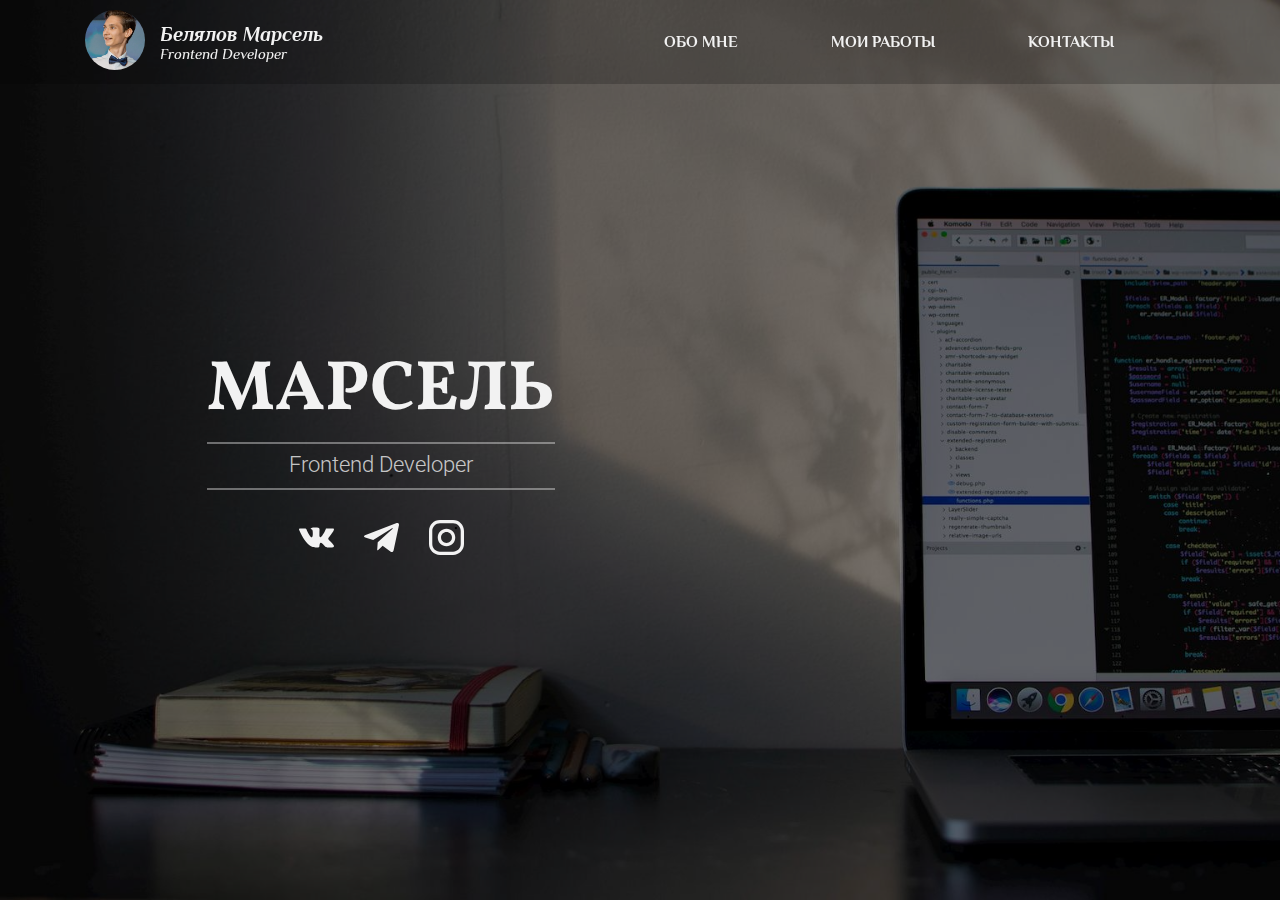
<file: index.html>
<!DOCTYPE html>
<html lang="ru">
<head>
    <meta charset="UTF-8">
    
    <link rel="stylesheet" href="assets/css/style.min.css">
    
    <!-- Fonts -->
    <link rel="preconnect" href="https://fonts.gstatic.com">
    <link href="https://fonts.googleapis.com/css?family=Montserrat:300,400,500,700|Old+Standard+TT&display=swap&subset=cyrillic" rel="stylesheet">
    <link href="https://fonts.googleapis.com/css2?family=Vollkorn:ital,wght@0,700;1,400&display=swap" rel="stylesheet">
    <link href="https://fonts.googleapis.com/css2?family=Philosopher:wght@400;700&display=swap" rel="stylesheet">
    <link href="https://fonts.googleapis.com/css2?family=Roboto:wght@100;300;400;500;700;900&display=swap" rel="stylesheet">
    
    <!-- Useful meta tags -->
    <meta http-equiv="x-ua-compatible" content="ie=edge">
    <meta name="viewport" content="width=device-width, initial-scale=1, shrink-to-fit=no">
    <meta name="robots" content="index, follow">
    <meta name="google" content="notranslate">
    <meta name="format-detection" content="telephone=no">
    <meta name="description" content="Portfolio, Frontend, HTML, JS, CSS, Vue">
    
    <!-- Favicons -->
    <link rel="apple-touch-icon" sizes="180x180" href="assets/img/favicons/apple-touch-icon.png">
    <link rel="icon" type="image/png" sizes="32x32" href="assets/img/favicons/favicon-32x32.png">
    <link rel="icon" type="image/png" sizes="16x16" href="assets/img/favicons/favicon-16x16.png">
    <link rel="manifest" href="assets/img/favicons/site.webmanifest">
    <link rel="mask-icon" href="assets/img/favicons/safari-pinned-tab.svg" color="#5bbad5">
    <meta name="msapplication-TileColor" content="#da532c">
    <meta name="theme-color" content="#ffffff">
    
    <title>Frontend Developer</title>
</head>
<body>

<div class="page semiopacity">
    <!-- Header -->
    <header class="header">
      <div class="container">
        <div class="header__inner">
          <div class="user">
            <div class="user__photo">
              <picture>
                <source srcset="assets/img/user-photo.webp" type="image/webp" />
                <img
                  src="assets/img/user-photo.png"
                  alt="user-photo"
                  width="60"
                  height="60"
                />
              </picture>
            </div>
            <div class="user__content">
              <div class="user__name">
                <a href="/">Белялов Марсель</a>
              </div>
              <div class="user__position">Frontend Developer</div>
            </div>
          </div>
    
          <nav class="nav">
            <a class="nav__link" href="/about.html">обо мне</a>
            <a class="nav__link" href="/works.html">мои работы</a>
            <a class="nav__link" href="/contact.html">контакты</a>
          </nav>
    
          <button class="hamburger" type="button" id="navToggle">
            <span class="hamburger__icon"></span>
          </button>
        </div>
      </div>
    </header>

    <!-- Main page -->
    
    <!-- Intro -->
    <section class="intro" id="intro">
      <div class="container">
        <div class="intro__inner">
          <div class="intro__content">
            <h1 class="intro__title">Марсель</h1>
            <h2 class="into__subtitle">Frontend Developer</h2>
            <div class="social">
              <a class="social__link" href="https://vk.com/mars_99" target="_blank">
                <img class="social__icon" src="assets/img/social/vk.svg" alt="" />
              </a>
              <a
                class="social__link"
                href="https://t.me/l1ttlesparrow"
                target="_blank"
              >
                <img
                  class="social__icon"
                  src="assets/img/social/telegram.svg"
                  alt=""
                />
              </a>
              <a
                class="social__link"
                href="https://www.instagram.com/littlesparrow____/"
                target="_blank"
              >
                <img
                  class="social__icon"
                  src="assets/img/social/instagram.svg"
                  alt=""
                />
              </a>
            </div>
          </div>
        </div>
      </div>
      <!-- /.container -->
    </section>
    <!-- /.intro -->
    
</div>

<script src="assets/js/app.js"></script>

</body>
</html>
</file>
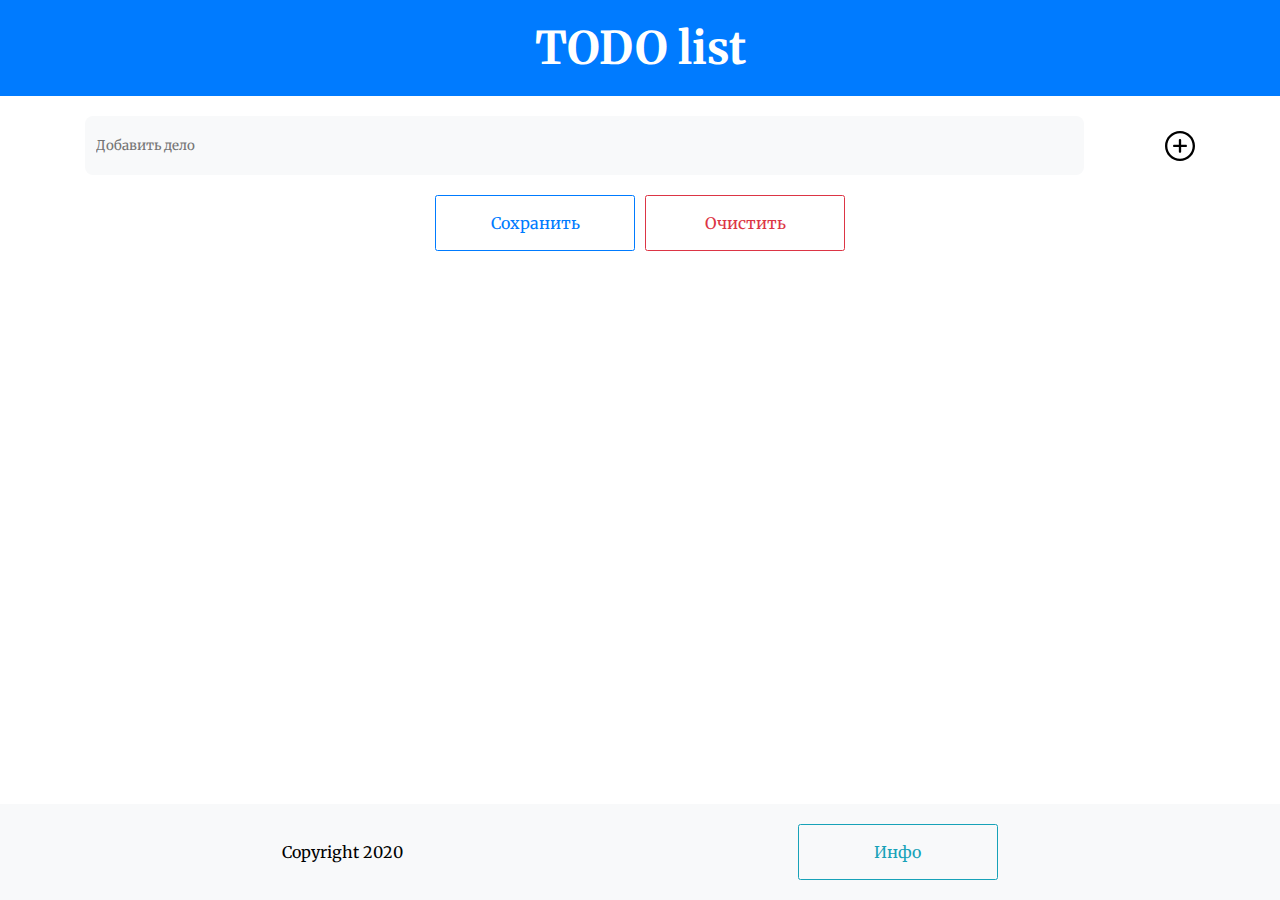
<file: works/todolist/index.html>
<!DOCTYPE html>
<html lang="ru">
<head>
    <meta charset="UTF-8">
    
    <!-- Fonts -->
    <link href="https://fonts.googleapis.com/css2?family=Merriweather:wght@300;400;700;900&display=swap" rel="stylesheet">
    
    <!-- Styles -->
    <link rel="stylesheet" href="assets/css/style.min.css">
    
    <!-- Useful meta tags -->
    <meta http-equiv="x-ua-compatible" content="ie=edge">
    <meta name="viewport" content="width=device-width, initial-scale=1, shrink-to-fit=no">
    <meta name="robots" content="index, follow">
    <meta name="google" content="notranslate">
    <meta name="format-detection" content="telephone=no">
    <meta name="description" content="">
    
    <!-- Favicons -->
    <link rel="apple-touch-icon" sizes="180x180" href="assets/img/favicons/apple-touch-icon.png">
    <link rel="icon" type="image/png" sizes="32x32" href="assets/img/favicons/favicon-32x32.png">
    <link rel="icon" type="image/png" sizes="16x16" href="assets/img/favicons/favicon-16x16.png">
    <link rel="manifest" href="assets/img/favicons/site.webmanifest">
    <link rel="mask-icon" href="assets/img/favicons/safari-pinned-tab.svg" color="#5bbad5">
    <meta name="msapplication-TileColor" content="#da532c">
    <meta name="theme-color" content="#ffffff">
    
    <title>TODO list</title>
</head>
<body>


<header class="header bg-primary text-white">

    <div class="container">
        <h1 class="header__title">TODO list</h1>
    </div>

</header>

<div class="list">
    <div class="container">

        <div class="list__item">
            <input class="list__input" type="text" name="Input area" placeholder="Добавить дело">
            <button class="list__btn button"></button>
        </div>

        <div class="todo">
            <ul class="todo__list">
            </ul>
        </div>

        <div class="list__buttons">
            <button class="btn btn-outline-primary list__save-btn" type="button">Сохранить</button>
            <button class="btn btn-outline-danger list__clear-btn" type="button">Очистить</button>
        </div>

    </div>
</div>

<footer class="footer">
    <div class="container">

        <div class="footer__content">
            <p class="footer__credits">Copyright 2020</p>
            <button class="btn btn-outline-info footer__info-btn" type="button" data-toggle="modal" data-target="#exampleModal">Инфо</button>
        </div>

    </div>
</footer>
  
<!-- Modal -->
<div class="modal fade" id="exampleModal" tabindex="-1" role="dialog" aria-labelledby="exampleModalLabel" aria-hidden="true">
    <div class="container">
        <div class="modal-dialog">
            <div class="modal-content">
                <div class="modal-header">
                    <h5 class="modal-title" id="exampleModalLabel">Полезная информация</h5>
                </div>
                <ul class="modal-body">
                    <li class="modal-body__item">Для добавления списка дел напишите текст в поле ввода и нажмите "Enter" или кнопку<img class="modal-body__item-btn modal-body__item-btn--add" src="assets/img/add.svg" alt=""></li>
                    <li class="modal-body__item">Чтобы отметить важным один пункт нажмите на значок<img class="modal-body__item-btn modal-body__item-btn--fire" src="assets/img/fire-alt.svg" alt=""></li>
                    <li class="modal-body__item">Чтобы отметить выполненным один пункт нажмите на<span class="modal-body__item-btn modal-body__item-btn--quare"></span></li>
                    <li class="modal-body__item">Чтобы удалить один пункт нажмите на значок<img class="modal-body__item-btn modal-body__item-btn--delete" src="assets/img/delete.svg" alt=""></li>
                    <li class="modal-body__item">Нажмите <span class="modal-body__item-icon modal-body__item-icon--save">Сохранить</span> , чтобы сохранить список дел на потом</li>
                    <li class="modal-body__item">Чтобы удалить все списки дел, нажмите <span class="modal-body__item-icon modal-body__item-icon--clear">Очистить</span></li>
                </ul>
                <div class="modal-footer">
                    <button type="button" class="btn btn-secondary modal__btn" data-dismiss="modal">Close</button>
                </div>
            </div>
        </div>
    </div>
</div>


<script src="https://code.jquery.com/jquery-3.2.1.slim.min.js" integrity="sha384-KJ3o2DKtIkvYIK3UENzmM7KCkRr/rE9/Qpg6aAZGJwFDMVNA/GpGFF93hXpG5KkN" crossorigin="anonymous"></script>
<script src="https://maxcdn.bootstrapcdn.com/bootstrap/4.0.0/js/bootstrap.min.js" integrity="sha384-JZR6Spejh4U02d8jOt6vLEHfe/JQGiRRSQQxSfFWpi1MquVdAyjUar5+76PVCmYl" crossorigin="anonymous"></script>
<script src="assets/js/app.js"></script>

</body>
</html>
</file>
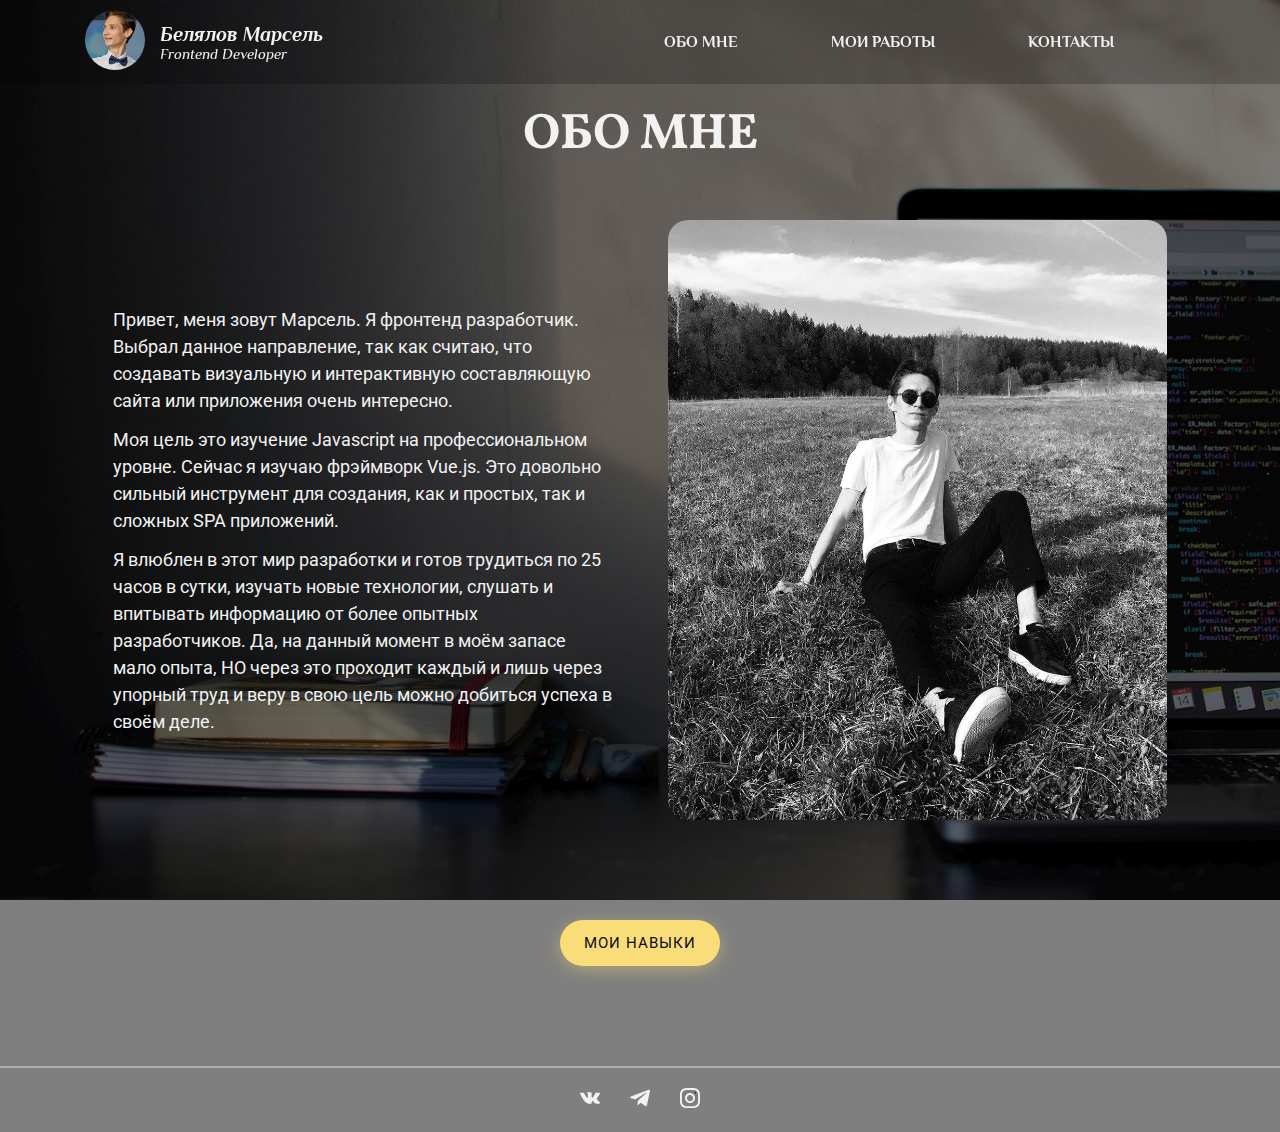
<file: about.html>
<!DOCTYPE html>
<html lang="ru">
<head>
    <meta charset="UTF-8">
    
    <link rel="stylesheet" href="assets/css/style.min.css">
    
    <!-- Fonts -->
    <link rel="preconnect" href="https://fonts.gstatic.com">
    <link href="https://fonts.googleapis.com/css?family=Montserrat:300,400,500,700|Old+Standard+TT&display=swap&subset=cyrillic" rel="stylesheet">
    <link href="https://fonts.googleapis.com/css2?family=Vollkorn:ital,wght@0,700;1,400&display=swap" rel="stylesheet">
    <link href="https://fonts.googleapis.com/css2?family=Philosopher:wght@400;700&display=swap" rel="stylesheet">
    <link href="https://fonts.googleapis.com/css2?family=Roboto:wght@100;300;400;500;700;900&display=swap" rel="stylesheet">
    
    <!-- Useful meta tags -->
    <meta http-equiv="x-ua-compatible" content="ie=edge">
    <meta name="viewport" content="width=device-width, initial-scale=1, shrink-to-fit=no">
    <meta name="robots" content="index, follow">
    <meta name="google" content="notranslate">
    <meta name="format-detection" content="telephone=no">
    <meta name="description" content="">
    
    <!-- Favicons -->
    <link rel="apple-touch-icon" sizes="180x180" href="assets/img/favicons/apple-touch-icon.png">
    <link rel="icon" type="image/png" sizes="32x32" href="assets/img/favicons/favicon-32x32.png">
    <link rel="icon" type="image/png" sizes="16x16" href="assets/img/favicons/favicon-16x16.png">
    <link rel="manifest" href="assets/img/favicons/site.webmanifest">
    <link rel="mask-icon" href="assets/img/favicons/safari-pinned-tab.svg" color="#5bbad5">
    <meta name="msapplication-TileColor" content="#da532c">
    <meta name="theme-color" content="#ffffff">
    
    <title>Junior Web Developer</title>
</head>
<body>

<div class="page semiopacity">
    <!-- Header -->
    <header class="header">
      <div class="container">
        <div class="header__inner">
          <div class="user">
            <div class="user__photo">
              <picture>
                <source srcset="assets/img/user-photo.webp" type="image/webp" />
                <img
                  src="assets/img/user-photo.png"
                  alt="user-photo"
                  width="60"
                  height="60"
                />
              </picture>
            </div>
            <div class="user__content">
              <div class="user__name">
                <a href="/">Белялов Марсель</a>
              </div>
              <div class="user__position">Frontend Developer</div>
            </div>
          </div>
    
          <nav class="nav">
            <a class="nav__link" href="/about.html">обо мне</a>
            <a class="nav__link" href="/works.html">мои работы</a>
            <a class="nav__link" href="/contact.html">контакты</a>
          </nav>
    
          <button class="hamburger" type="button" id="navToggle">
            <span class="hamburger__icon"></span>
          </button>
        </div>
      </div>
    </header>

    <!-- Main page -->
    
    <!-- About -->
    <section class="about section" id="about">
      <div class="container">
        <div class="about__header">
          <h2 class="about__title title">обо мне</h2>
        </div>
        <div class="about__inner">
          <div class="about__content">
            <p class="about__text">
              Привет, меня зовут Марсель. Я фронтенд разработчик. Выбрал данное направление, так как считаю, что создавать визуальную и интерактивную составляющую сайта или приложения очень интересно.
            </p>
            <p class="about__text">
              Моя цель это изучение Javascript на профессиональном уровне. Сейчас я изучаю фрэймворк Vue.js. Это довольно сильный инструмент для создания, как и простых, так и сложных SPA приложений. 
            </p>
            <p class="about__text">
              Я влюблен в этот мир разработки и готов трудиться по 25 часов в сутки, изучать новые технологии, слушать и впитывать информацию от более опытных разработчиков. Да, на данный момент в моём запасе мало опыта, НО через это проходит каждый и лишь через упорный труд и веру  в свою цель можно добиться успеха в своём деле.
            </p>
          </div>
          <div class="about__photo">
            <picture>
              <source srcset="assets/img/about-photo.webp" type="image/webp" />
              <img
                class="about__photo-user"
                src="assets/img/about-photo.jpg"
                alt=""
                width="380"
                height="500"
              />
            </picture>
          </div>
        </div>
        <!-- /.about__inner -->
        <div class="text-center">
          <a class="btn" href="#" data-modal-skills="#skills">мои навыки</a>
        </div>
      </div>
      <!-- /.container -->
    </section>
    <!-- /.about -->
    
    <div class="modal" id="skills">
      <div class="modal__wrapper">
        <a class="modal__close" href="#">
          <img src="assets/img/modal/close.svg" alt="close-icon" />
        </a>
    
        <h2 class="modal__title text-center">Мои навыки</h2>
        <div class="modal__inner">
          <div class="resume">
            <div class="resume__inner">
              <h4 class="resume__title">Профессиональные навыки</h4>
              <ul class="resume__list">
                <li class="resume__list-item">
                  <h5 class="resume__subtitle">Frontend:</h5>
                  <ul class="resume__skills">
                    <li class="resume__skills-item">JavaScript (ES6+)</li>
                    <li class="resume__skills-item">VueJS 2.v</li>
                    <li class="resume__skills-item">Vuex, Vue Router</li>
                    <li class="resume__skills-item">Webpack / Gulp</li>
                    <li class="resume__skills-item">HTML</li>
                    <li class="resume__skills-item">CSS / SCSS / LESS</li>
                    <li class="resume__skills-item">Bootstrap 4</li>
                  </ul>
                </li>
    
                <li class="resume__list-item">
                  <h5 class="resume__subtitle">Backend:</h5>
                  <ul class="resume__skills">
                    <li class="resume__skills-item">Node.JS / Express / JWT</li>
                    <li class="resume__skills-item">STOMP.js / Socket.io</li>
                  </ul>
                </li>
    
                <li class="resume__list-item">
                  <h5 class="resume__subtitle">Другие скиллы:</h5>
                  <ul class="resume__skills">
                    <li class="resume__skills-item">Git / GitHub</li>
                    <li class="resume__skills-item">BEM (CSS)</li>
                    <li class="resume__skills-item">PostgreSQL</li>
                  </ul>
                </li>
              </ul>
            </div>
          </div>
          <!-- /.resume -->
    
          <div class="skills">
            <div class="skills__block">
              <h4 class="skills__main-title">Основные технологии</h4>
              <div class="skills__item">
                <div class="skills__img">
                  <img
                    class="skills__item-icon"
                    src="assets/img/logos/html-logo.svg"
                    alt="html-icon"
                  />
                </div>
                <div class="skills__load-bar">
                  <div class="skills__load-bar-progress" style="width: 80%"></div>
                </div>
              </div>
              <div class="skills__item">
                <div class="skills__img">
                  <img
                    class="skills__item-icon"
                    src="assets/img/logos/css-logo.svg"
                    alt="css-icon"
                  />
                </div>
                <div class="skills__load-bar">
                  <div class="skills__load-bar-progress" style="width: 70%"></div>
                </div>
              </div>
              <div class="skills__item">
                <div class="skills__img">
                  <img
                    class="skills__item-icon"
                    src="assets/img/logos/js-logo.svg"
                    alt="Javascript-icon"
                  />
                </div>
                <div class="skills__load-bar">
                  <div class="skills__load-bar-progress" style="width: 60%"></div>
                </div>
              </div>
              <div class="skills__item">
                <div class="skills__img">
                  <img
                    class="skills__item-icon"
                    src="assets/img/logos/nodejs-logo.svg"
                    alt="node.js-icon"
                  />
                </div>
                <div class="skills__load-bar">
                  <div class="skills__load-bar-progress" style="width: 30%"></div>
                </div>
              </div>
            </div>
            <!-- /.skills__main -->
            <div class="skills__block">
              <h4 class="skills__main-title">
                Препроцессоры
              </h4>
              <div class="skills__item">
                <div class="skills__img">
                  <img
                    class="skills__item-icon"
                    src="assets/img/logos/less-logo.svg"
                    alt="less-icon"
                  />
                </div>
                <div class="skills__load-bar">
                  <div class="skills__load-bar-progress" style="width: 35%"></div>
                </div>
              </div>
              <div class="skills__item">
                <div class="skills__img">
                  <img
                    class="skills__item-icon"
                    src="assets/img/logos/sass-logo.svg"
                    alt="scss-icon"
                  />
                </div>
                <div class="skills__load-bar">
                  <div class="skills__load-bar-progress" style="width: 60%"></div>
                </div>
              </div>
            </div>
            <!-- /.skills__preprocessor -->
            <div class="skills__block">
              <h4 class="skills__main-title">Cборщики модулей JavaScript</h4>
              <div class="skills__item">
                <div class="skills__img">
                  <img
                    class="skills__item-icon"
                    src="assets/img/logos/gulp-logo.svg"
                    alt="gulp-icon"
                  />
                </div>
                <div class="skills__load-bar">
                  <div class="skills__load-bar-progress" style="width: 35%"></div>
                </div>
              </div>
    
              <div class="skills__item">
                <div class="skills__img">
                  <img
                    class="skills__item-icon"
                    src="assets/img/logos/webpack-logo.svg"
                    alt="webpack-icon"
                  />
                </div>
                <div class="skills__load-bar">
                  <div class="skills__load-bar-progress" style="width: 40%"></div>
                </div>
              </div>
            </div>
            <!-- /.skills__techical -->
            <div class="skills__block">
              <h4 class="skills__main-title">Фреймворки</h4>
              <div class="skills__item">
                <div class="skills__img">
                  <img
                    class="skills__item-icon"
                    src="assets/img/logos/vue-logo.svg"
                    alt="vue.js-icon"
                  />
                </div>
                <div class="skills__load-bar">
                  <div class="skills__load-bar-progress" style="width: 55%"></div>
                </div>
              </div>
            </div>
            <!-- /.scills__frameworks -->
          </div>
          <!-- /.skills -->
        </div>
        <!-- /.modal__inner -->
      </div>
      <!-- /.modal__wrapper -->
    </div>
    <!-- /.modal -->
    

    <footer class="footer">
      <div class="container">
        <div class="footer__inner">
          <div class="footer__social">
            <a class="footer__link" href="https://vk.com/mars_99" target="_blank">
              <img class="footer__icon" src="assets/img/social/vk.svg" alt="vk-icon" />
            </a>
            <a
              class="footer__link"
              href="https://t.me/l1ttlesparrow"
              target="_blank"
            >
              <img
                class="footer__icon"
                src="assets/img/social/telegram.svg"
                alt="telegram-icon"
              />
            </a>
            <a
              class="footer__link"
              href="https://www.instagram.com/littlesparrow____/"
              target="_blank"
            >
              <img
                class="footer__icon"
                src="assets/img/social/instagram.svg"
                alt="instagram-icon"
              />
            </a>
          </div>
        </div>
      </div>
    </footer>

</div>

<script src="assets/js/app.js"></script>

</body>
</html>
</file>
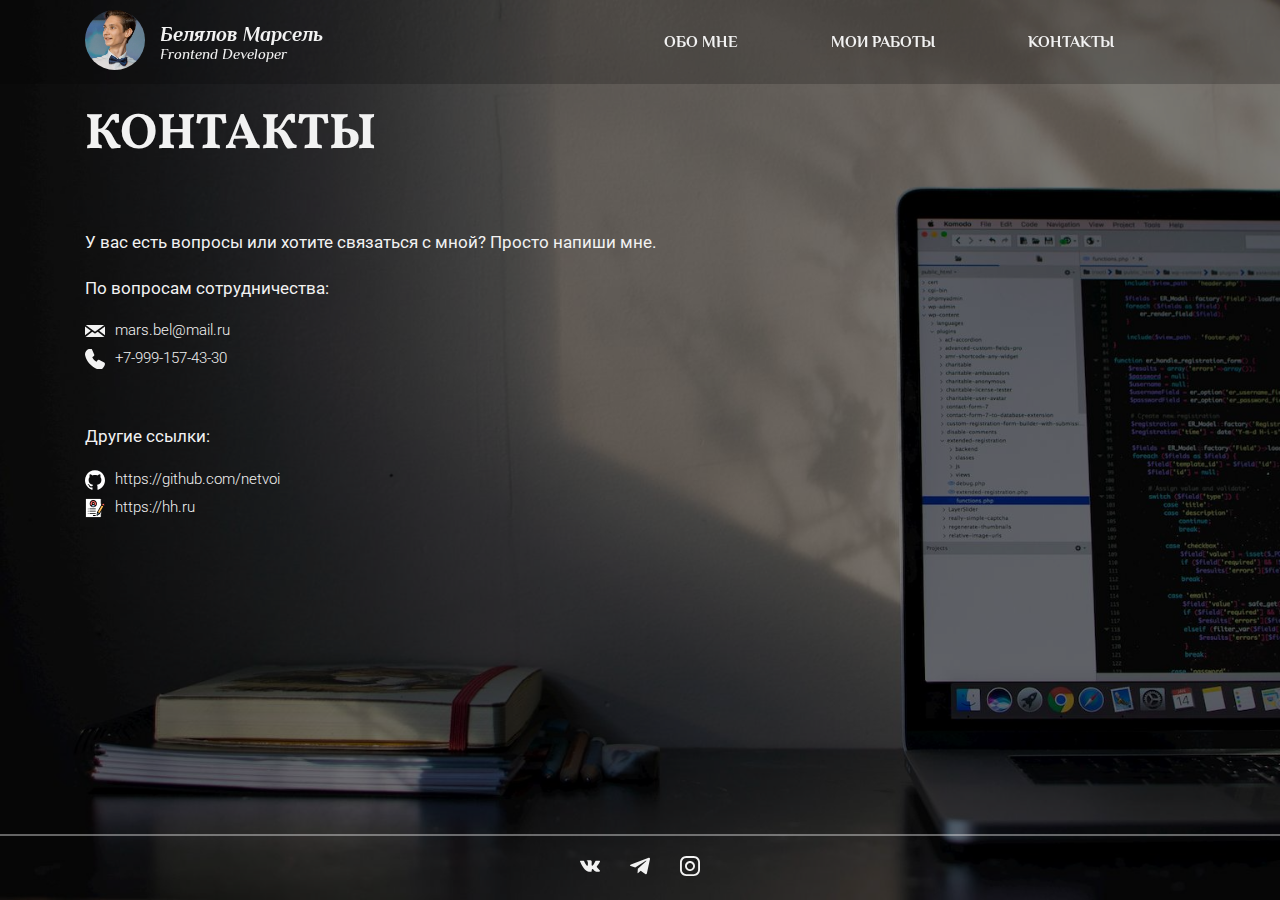
<file: contact.html>
<!DOCTYPE html>
<html lang="ru">
<head>
    <meta charset="UTF-8">
    
    <link rel="stylesheet" href="assets/css/style.min.css">
    
    <!-- Fonts -->
    <link rel="preconnect" href="https://fonts.gstatic.com">
    <link href="https://fonts.googleapis.com/css?family=Montserrat:300,400,500,700|Old+Standard+TT&display=swap&subset=cyrillic" rel="stylesheet">
    <link href="https://fonts.googleapis.com/css2?family=Vollkorn:ital,wght@0,700;1,400&display=swap" rel="stylesheet">
    <link href="https://fonts.googleapis.com/css2?family=Philosopher:wght@400;700&display=swap" rel="stylesheet">
    <link href="https://fonts.googleapis.com/css2?family=Roboto:wght@100;300;400;500;700;900&display=swap" rel="stylesheet">
    
    <!-- Useful meta tags -->
    <meta http-equiv="x-ua-compatible" content="ie=edge">
    <meta name="viewport" content="width=device-width, initial-scale=1, shrink-to-fit=no">
    <meta name="robots" content="index, follow">
    <meta name="google" content="notranslate">
    <meta name="format-detection" content="telephone=no">
    <meta name="description" content="">
    
    <!-- Favicons -->
    <link rel="apple-touch-icon" sizes="180x180" href="assets/img/favicons/apple-touch-icon.png">
    <link rel="icon" type="image/png" sizes="32x32" href="assets/img/favicons/favicon-32x32.png">
    <link rel="icon" type="image/png" sizes="16x16" href="assets/img/favicons/favicon-16x16.png">
    <link rel="manifest" href="assets/img/favicons/site.webmanifest">
    <link rel="mask-icon" href="assets/img/favicons/safari-pinned-tab.svg" color="#5bbad5">
    <meta name="msapplication-TileColor" content="#da532c">
    <meta name="theme-color" content="#ffffff">
    
    <title>Junior Web Developer</title>
</head>
<body>

<div class="page semiopacity">
    <!-- Header -->
    <header class="header">
      <div class="container">
        <div class="header__inner">
          <div class="user">
            <div class="user__photo">
              <picture>
                <source srcset="assets/img/user-photo.webp" type="image/webp" />
                <img
                  src="assets/img/user-photo.png"
                  alt="user-photo"
                  width="60"
                  height="60"
                />
              </picture>
            </div>
            <div class="user__content">
              <div class="user__name">
                <a href="/">Белялов Марсель</a>
              </div>
              <div class="user__position">Frontend Developer</div>
            </div>
          </div>
    
          <nav class="nav">
            <a class="nav__link" href="/about.html">обо мне</a>
            <a class="nav__link" href="/works.html">мои работы</a>
            <a class="nav__link" href="/contact.html">контакты</a>
          </nav>
    
          <button class="hamburger" type="button" id="navToggle">
            <span class="hamburger__icon"></span>
          </button>
        </div>
      </div>
    </header>

    <!-- Main page -->
    
    <!-- Contact -->
    <section class="contact section" id="contact">
      <div class="container">
        <div class="contact__header">
          <h2 class="contact__title title">Контакты</h2>
        </div>
    
        <div class="contact__inner">
          <div class="contact__content">
            <p class="contact__text">
              У вас есть вопросы или хотите связаться с мной? Просто напиши мне.
            </p>
            <p class="contact__text">По вопросам сотрудничества:</p>
            <ul class="contact__info">
              <li class="contact__info-item">
                <a
                  class="contact__info-item-link contact__info-item-link--email"
                  href="mailto: mars.bel@mail.ru"
                  >mars.bel@mail.ru</a
                >
              </li>
              <li class="contact__info-item">
                <a
                  class="contact__info-item-link contact__info-item-link--phone"
                  href="tel: +79991574330"
                  >+7-999-157-43-30</a
                >
              </li>
            </ul>
          </div>
    
          <div class="contact__content">
            <p class="contact__text">Другие ссылки:</p>
            <ul class="contact__info">
              <li class="contact__info-item">
                <a
                  class="contact__info-item-link contact__info-item-link--git"
                  href="https://github.com/netvoi"
                >
                  https://github.com/netvoi
                </a>
              </li>
              <li class="contact__info-item">
                <a
                  class="contact__info-item-link contact__info-item-link--resume"
                  href="https://kazan.hh.ru/resume/45679bb1ff08c25d810039ed1f4c374551536f"
                >
                  https://hh.ru
                </a>
              </li>
            </ul>
          </div>
        </div>
      </div>
      <!-- /.container -->
    </section>
    <!-- /.contact -->
    

    <footer class="footer">
      <div class="container">
        <div class="footer__inner">
          <div class="footer__social">
            <a class="footer__link" href="https://vk.com/mars_99" target="_blank">
              <img class="footer__icon" src="assets/img/social/vk.svg" alt="vk-icon" />
            </a>
            <a
              class="footer__link"
              href="https://t.me/l1ttlesparrow"
              target="_blank"
            >
              <img
                class="footer__icon"
                src="assets/img/social/telegram.svg"
                alt="telegram-icon"
              />
            </a>
            <a
              class="footer__link"
              href="https://www.instagram.com/littlesparrow____/"
              target="_blank"
            >
              <img
                class="footer__icon"
                src="assets/img/social/instagram.svg"
                alt="instagram-icon"
              />
            </a>
          </div>
        </div>
      </div>
    </footer>

</div>

<script src="assets/js/app.js"></script>

</body>
</html>
</file>
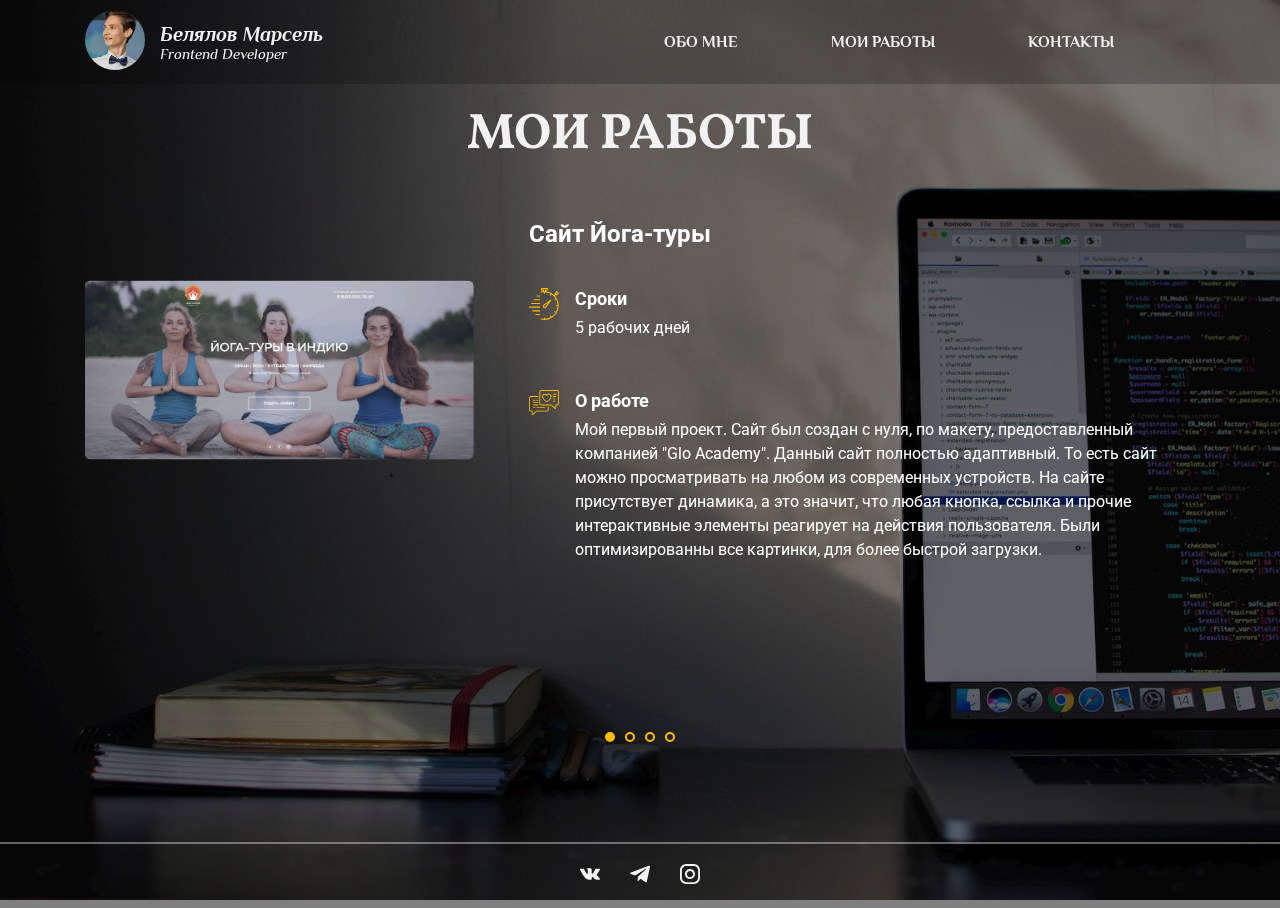
<file: works.html>
<!DOCTYPE html>
<html lang="ru">
<head>
    <meta charset="UTF-8">
    
    <link rel="stylesheet" href="assets/css/style.min.css">
    
    <!-- Fonts -->
    <link rel="preconnect" href="https://fonts.gstatic.com">
    <link href="https://fonts.googleapis.com/css?family=Montserrat:300,400,500,700|Old+Standard+TT&display=swap&subset=cyrillic" rel="stylesheet">
    <link href="https://fonts.googleapis.com/css2?family=Vollkorn:ital,wght@0,700;1,400&display=swap" rel="stylesheet">
    <link href="https://fonts.googleapis.com/css2?family=Philosopher:wght@400;700&display=swap" rel="stylesheet">
    <link href="https://fonts.googleapis.com/css2?family=Roboto:wght@100;300;400;500;700;900&display=swap" rel="stylesheet">
    
    <!-- Useful meta tags -->
    <meta http-equiv="x-ua-compatible" content="ie=edge">
    <meta name="viewport" content="width=device-width, initial-scale=1, shrink-to-fit=no">
    <meta name="robots" content="index, follow">
    <meta name="google" content="notranslate">
    <meta name="format-detection" content="telephone=no">
    <meta name="description" content="">
    
    <!-- Favicons -->
    <link rel="apple-touch-icon" sizes="180x180" href="assets/img/favicons/apple-touch-icon.png">
    <link rel="icon" type="image/png" sizes="32x32" href="assets/img/favicons/favicon-32x32.png">
    <link rel="icon" type="image/png" sizes="16x16" href="assets/img/favicons/favicon-16x16.png">
    <link rel="manifest" href="assets/img/favicons/site.webmanifest">
    <link rel="mask-icon" href="assets/img/favicons/safari-pinned-tab.svg" color="#5bbad5">
    <meta name="msapplication-TileColor" content="#da532c">
    <meta name="theme-color" content="#ffffff">
    
    <title>Junior Web Developer</title>
</head>
<body>

<div class="page semiopacity">
    <!-- Header -->
    <header class="header">
      <div class="container">
        <div class="header__inner">
          <div class="user">
            <div class="user__photo">
              <picture>
                <source srcset="assets/img/user-photo.webp" type="image/webp" />
                <img
                  src="assets/img/user-photo.png"
                  alt="user-photo"
                  width="60"
                  height="60"
                />
              </picture>
            </div>
            <div class="user__content">
              <div class="user__name">
                <a href="/">Белялов Марсель</a>
              </div>
              <div class="user__position">Frontend Developer</div>
            </div>
          </div>
    
          <nav class="nav">
            <a class="nav__link" href="/about.html">обо мне</a>
            <a class="nav__link" href="/works.html">мои работы</a>
            <a class="nav__link" href="/contact.html">контакты</a>
          </nav>
    
          <button class="hamburger" type="button" id="navToggle">
            <span class="hamburger__icon"></span>
          </button>
        </div>
      </div>
    </header>

    <!-- Main page -->
    
    <!-- Works -->
    <section class="works section" id="works">
      <div class="container">
        <div class="works__header text-center">
          <h2 class="works__title title">мои работы</h2>
        </div>
        <div class="works-slider">
          <!-- Slider main container -->
          <div class="works-slider__container">
            <!-- Additional required wrapper -->
            <div class="works-slider__wrapper">
              <!-- Slides -->
              <div class="works-slider__slide">
                <a
                  class="works-slider__photo"
                  href="https://netvoi.github.io/works/yoga-tour"
                  target="_blank"
                >
                  <picture>
                    <source
                      srcset="assets/img/works/yoga-tours.webp"
                      type="image/webp"
                    />
                    <img
                      class="works-slider__photo-img"
                      src="assets/img/works/yoga-tours.png"
                      alt="yoga project"
                    />
                  </picture>
                  <div class="works-slider__photo-mask">
                    <div class="works-slider__photo-item">
                      <img src="assets/img/logos/html-logo.svg" alt="html-icon" />
                    </div>
                    <div class="works-slider__photo-item">
                      <img src="assets/img/logos/css-logo.svg" alt="css-icon" />
                    </div>
                    <div class="works-slider__photo-item">
                      <img src="assets/img/logos/js-logo.svg" alt="javascript-icon" />
                    </div>
                    <div class="works-slider__photo-item">
                      <img src="assets/img/logos/sass-logo.svg" alt="scss-icon" />
                    </div>
                    <div class="works-slider__photo-item">
                      <img src="assets/img/logos/gulp-logo.svg" alt="gulp-icon" />
                    </div>
                  </div>
                </a>
                <div class="works-slider__content">
                  <h3 class="works-slider__title">Сайт Йога-туры</h3>
                  <div class="works-slider__description">
                    <div class="works-slider__text">
                      <img
                        src="assets/img/works/time-icon.svg"
                        alt="time"
                        class="works-slider__text-img"
                      />
                      <div class="works-slider__text-block">
                        <h4 class="works-slider__text-title">Сроки</h4>
                        <div class="works-slider__text-paragraph">
                          5 рабочих дней
                        </div>
                      </div>
                    </div>
                    <div class="works-slider__text">
                      <img
                        src="assets/img/works/feedback-icon.svg"
                        alt="feedback"
                        class="works-slider__text-img"
                      />
                      <div class="works-slider__text-block">
                        <h4 class="works-slider__text-title">О работе</h4>
                        <p class="works-slider__text-paragraph">
                          Мой первый проект. Сайт был создан с нуля, по макету,
                          предоставленный компанией "Glo Academy". Данный сайт
                          полностью адаптивный. То есть сайт можно просматривать на
                          любом из современных устройств. На сайте присутствует
                          динамика, а это значит, что любая кнопка, ссылка и прочие
                          интерактивные элементы реагирует на действия пользователя.
                          Были оптимизированны все картинки, для более быстрой
                          загрузки.
                        </p>
                      </div>
                    </div>
                  </div>
                </div>
              </div>
    
              <div class="works-slider__slide">
                <a
                  class="works-slider__photo"
                  href="https://netvoi.github.io/works/todolist"
                  target="_blank"
                >
                  <picture>
                    <source
                      srcset="assets/img/works/project.webp"
                      type="jpg/webp"
                    />
                    <img
                      class="works-slider__photo-img"
                      src="assets/img/works/project.jpg"
                      alt="project"
                    />
                  </picture>
                  <div class="works-slider__photo-mask">
                    <div class="works-slider__photo-item">
                      <img src="assets/img/logos/html-logo.svg" alt="html-icon" />
                    </div>
                    <div class="works-slider__photo-item">
                      <img src="assets/img/logos/css-logo.svg" alt="css-icon" />
                    </div>
                    <div class="works-slider__photo-item">
                      <img src="assets/img/logos/js-logo.svg" alt="js-icon" />
                    </div>
                  </div>
                </a>
                <div class="works-slider__content">
                  <h3 class="works-slider__title">TODO list</h3>
                  <div class="works-slider__description">
                    <div class="works-slider__text">
                      <img
                        src="assets/img/works/time-icon.svg"
                        alt="time"
                        class="works-slider__text-img"
                      />
                      <div class="works-slider__text-block">
                        <h4 class="works-slider__text-title">Сроки</h4>
                        <div class="works-slider__text-paragraph">
                          1 рабочий день
                        </div>
                      </div>
                    </div>
                    <div class="works-slider__text">
                      <img
                        src="assets/img/works/feedback-icon.svg"
                        alt="feedback"
                        class="works-slider__text-img"
                      />
                      <div class="works-slider__text-block">
                        <h4 class="works-slider__text-title">О работе</h4>
                        <p class="works-slider__text-paragraph">
                          Мой личный проект. Сайт был создан для себя, чтобы иметь
                          под рукой TODO list, который полностью меня удовлетворяет.
                          Проект довольно таки простой. Небольшая html разметка с
                          использованием css и bootstrap и логика написанная на
                          чистом js.
                        </p>
                      </div>
                    </div>
                  </div>
                </div>
              </div>
    
              <div class="works-slider__slide">
                <a
                  class="works-slider__photo"
                  href="https://tm-front.herokuapp.com/login"
                  target="_blank"
                >
                  <picture>
                    <source
                      srcset="assets/img/works/project.webp"
                      type="jpg/webp"
                    />
                    <img
                      class="works-slider__photo-img"
                      src="assets/img/works/project.jpg"
                      alt="project"
                    />
                  </picture>
                  <div class="works-slider__photo-mask">
                    <div class="works-slider__photo-item">
                      <img src="assets/img/logos/vue-logo.svg" alt="vue-icon" />
                    </div>
                  </div>
                </a>
                <div class="works-slider__content">
                  <h3 class="works-slider__title">Task Manager</h3>
                  <div class="works-slider__description">
                    <div class="works-slider__text">
                      <img
                        src="assets/img/works/time-icon.svg"
                        alt="time"
                        class="works-slider__text-img"
                      />
                      <div class="works-slider__text-block">
                        <h4 class="works-slider__text-title">Сроки</h4>
                        <div class="works-slider__text-paragraph">
                          2 месяца
                        </div>
                      </div>
                    </div>
                    <div class="works-slider__text">
                      <img
                        src="assets/img/works/feedback-icon.svg"
                        alt="feedback"
                        class="works-slider__text-img"
                      />
                      <div class="works-slider__text-block">
                        <h4 class="works-slider__text-title">О работе</h4>
                        <p class="works-slider__text-paragraph">
                          Один из первых проектов на фреймворке Vue.js - Task manager. В данном проекте, мной был разработан фронтенд на Vue.js. В нём есть возможность создавать проект. Внутри проектов реализована возможность создания задачи, которая в свою очередь имеют статус, приоритет и тип. Также внутри проектов есть чаты, в котором пользователи могут обсуждать вопросы. Внутри задачи есть комментарии, где пользователи могут обсужать данную задачу. Присутствует возможность менять статус, приоритет и тип задачи, а также на кого она назначена.
                          <br><br>
                          Сайт сделан  полностью динамически на Web сокетах. То есть, при изменении каких-либо данных, одним пользователем, находяющиеся на сайте остальные пользователи сразу увидят изменения, не прибегая к перезагрузке страницы.  
                        </p>
                      </div>
                    </div>
                  </div>
                </div>
              </div>
    
              <div class="works-slider__slide">
                <a
                  class="works-slider__photo"
                  href="https://github.com/netvoi/courseProject-frontend/tree/dev"
                  target="_blank"
                >
                  <picture>
                    <source
                      srcset="assets/img/logos/github-logo.svg"
                      type="svg"
                    />
                    <img
                      class="works-slider__photo-img"
                      src="assets/img/logos/github-logo.svg"
                      alt="github-logo"
                    />
                  </picture>
                  <div class="works-slider__photo-mask">
                    <div class="works-slider__photo-item">
                      <img src="assets/img/logos/vue-logo.svg" alt="vue-icon" />
                    </div>
                    <div class="works-slider__photo-item">
                      <img src="assets/img/logos/nodejs-logo.svg" alt="node.js-icon" />
                    </div>
                  </div>
                </a>
                <div class="works-slider__content">
                  <h3 class="works-slider__title">Libertad</h3>
                  <div class="works-slider__description">
                    <div class="works-slider__text">
                      <img
                        src="assets/img/works/time-icon.svg"
                        alt="time"
                        class="works-slider__text-img"
                      />
                      <div class="works-slider__text-block">
                        <h4 class="works-slider__text-title">Сроки</h4>
                        <div class="works-slider__text-paragraph">
                          3 месяца
                        </div>
                      </div>
                    </div>
                    <div class="works-slider__text">
                      <img
                        src="assets/img/works/feedback-icon.svg"
                        alt="feedback"
                        class="works-slider__text-img"
                      />
                      <div class="works-slider__text-block">
                        <h4 class="works-slider__text-title">О работе</h4>
                        <p class="works-slider__text-paragraph">
                          Мой первый опыт разработки fullstack приложения. В основе данного приложения легла социальная сеть. Социальная сеть позволяет вести учёт просмотренных пользователем сериалов, выставлять оценки, делиться своим мнением, вести диалоги с другими пользователями.
                          <br><br>
                          Созданное мной клиент-серверное приложение включает в себя отдельное приложение на frontend, где используется Vue.js, которое получает данные через API сервера на Node.js.
                          <br><br>
                          На данном этапе нет возможности просмотра сайта. Но есть возможность посмотреть на сайт с технической стороны, на github.
                        </p>
                      </div>
                    </div>
                  </div>
                </div>
              </div>          
            </div>
    
            <div class="works-slider__pagination"></div>
    
          </div>
          <!-- /.slider -->
        </div>
        <!--/.portfolio  -->
      </div>
      <!-- /.container -->
    </section>
    <!-- /.works -->
    

    <footer class="footer">
      <div class="container">
        <div class="footer__inner">
          <div class="footer__social">
            <a class="footer__link" href="https://vk.com/mars_99" target="_blank">
              <img class="footer__icon" src="assets/img/social/vk.svg" alt="vk-icon" />
            </a>
            <a
              class="footer__link"
              href="https://t.me/l1ttlesparrow"
              target="_blank"
            >
              <img
                class="footer__icon"
                src="assets/img/social/telegram.svg"
                alt="telegram-icon"
              />
            </a>
            <a
              class="footer__link"
              href="https://www.instagram.com/littlesparrow____/"
              target="_blank"
            >
              <img
                class="footer__icon"
                src="assets/img/social/instagram.svg"
                alt="instagram-icon"
              />
            </a>
          </div>
        </div>
      </div>
    </footer>

</div>

<script src="assets/js/app.js"></script>

</body>
</html>
</file>
<file: assets/css/style.min.css>
*,:after,:before{box-sizing:border-box}html{font-size:10px}h1,h2,h3,h4,h5,h6,p{margin:0;padding:0}a{text-decoration:none}ul{padding:0;list-style:none}body,ul{margin:0}body{font-size:1.6rem;font-family:-apple-system,BlinkMacSystemFont,Segoe UI,Roboto,Helvetica,Arial,sans-serif;color:#f2f2f2;background-image:url(../img/page-background.jpg);background-attachment:fixed;background-size:cover;background-repeat:no-repeat}.page{display:flex;flex-direction:column;min-height:100vh;position:relative}.semiopacity{background:rgba(0,0,0,.5);filter:alpha(Opacity=70)}:root{--swiper-theme-color:#007aff}.swiper-container{margin-left:auto;margin-right:auto;position:relative;overflow:hidden;list-style:none;padding:0;z-index:1}.swiper-container-vertical>.swiper-wrapper{flex-direction:column}.swiper-wrapper{position:relative;width:100%;height:100%;z-index:1;display:flex;transition-property:transform;box-sizing:content-box}.swiper-container-android .swiper-slide,.swiper-wrapper{transform:translateZ(0)}.swiper-container-multirow>.swiper-wrapper{flex-wrap:wrap}.swiper-container-multirow-column>.swiper-wrapper{flex-wrap:wrap;flex-direction:column}.swiper-container-free-mode>.swiper-wrapper{transition-timing-function:ease-out;margin:0 auto}.swiper-slide{flex-shrink:0;width:100%;height:100%;position:relative;transition-property:transform}.swiper-slide-invisible-blank{visibility:hidden}.swiper-container-autoheight,.swiper-container-autoheight .swiper-slide{height:auto}.swiper-container-autoheight .swiper-wrapper{align-items:flex-start;transition-property:transform,height}.swiper-container-3d{perspective:1200px}.swiper-container-3d .swiper-cube-shadow,.swiper-container-3d .swiper-slide,.swiper-container-3d .swiper-slide-shadow-bottom,.swiper-container-3d .swiper-slide-shadow-left,.swiper-container-3d .swiper-slide-shadow-right,.swiper-container-3d .swiper-slide-shadow-top,.swiper-container-3d .swiper-wrapper{transform-style:preserve-3d}.swiper-container-3d .swiper-slide-shadow-bottom,.swiper-container-3d .swiper-slide-shadow-left,.swiper-container-3d .swiper-slide-shadow-right,.swiper-container-3d .swiper-slide-shadow-top{position:absolute;left:0;top:0;width:100%;height:100%;pointer-events:none;z-index:10}.swiper-container-3d .swiper-slide-shadow-left{background-image:linear-gradient(270deg,rgba(0,0,0,.5),transparent)}.swiper-container-3d .swiper-slide-shadow-right{background-image:linear-gradient(90deg,rgba(0,0,0,.5),transparent)}.swiper-container-3d .swiper-slide-shadow-top{background-image:linear-gradient(0deg,rgba(0,0,0,.5),transparent)}.swiper-container-3d .swiper-slide-shadow-bottom{background-image:linear-gradient(180deg,rgba(0,0,0,.5),transparent)}.swiper-container-css-mode>.swiper-wrapper{overflow:auto;scrollbar-width:none;-ms-overflow-style:none}.swiper-container-css-mode>.swiper-wrapper::-webkit-scrollbar{display:none}.swiper-container-css-mode>.swiper-wrapper>.swiper-slide{scroll-snap-align:start start}.swiper-container-horizontal.swiper-container-css-mode>.swiper-wrapper{-ms-scroll-snap-type:x mandatory;scroll-snap-type:x mandatory}.swiper-container-vertical.swiper-container-css-mode>.swiper-wrapper{-ms-scroll-snap-type:y mandatory;scroll-snap-type:y mandatory}.container,.container-fluid,.container-lg,.container-md,.container-sm,.container-xl{width:100%;padding-right:15px;padding-left:15px;margin-right:auto;margin-left:auto}@media (min-width:576px){.container,.container-sm{max-width:540px}}@media (min-width:768px){.container,.container-md,.container-sm{max-width:720px}}@media (min-width:992px){.container,.container-lg,.container-md,.container-sm{max-width:960px}}@media (min-width:1200px){.container,.container-lg,.container-md,.container-sm,.container-xl{max-width:1140px}}.row{display:flex;flex-wrap:wrap;margin-right:-15px;margin-left:-15px}.no-gutters{margin-right:0;margin-left:0}.no-gutters>.col,.no-gutters>[class*=col-]{padding-right:0;padding-left:0}.col,.col-1,.col-2,.col-3,.col-4,.col-5,.col-6,.col-7,.col-8,.col-9,.col-10,.col-11,.col-12,.col-auto,.col-lg,.col-lg-1,.col-lg-2,.col-lg-3,.col-lg-4,.col-lg-5,.col-lg-6,.col-lg-7,.col-lg-8,.col-lg-9,.col-lg-10,.col-lg-11,.col-lg-12,.col-lg-auto,.col-md,.col-md-1,.col-md-2,.col-md-3,.col-md-4,.col-md-5,.col-md-6,.col-md-7,.col-md-8,.col-md-9,.col-md-10,.col-md-11,.col-md-12,.col-md-auto,.col-sm,.col-sm-1,.col-sm-2,.col-sm-3,.col-sm-4,.col-sm-5,.col-sm-6,.col-sm-7,.col-sm-8,.col-sm-9,.col-sm-10,.col-sm-11,.col-sm-12,.col-sm-auto,.col-xl,.col-xl-1,.col-xl-2,.col-xl-3,.col-xl-4,.col-xl-5,.col-xl-6,.col-xl-7,.col-xl-8,.col-xl-9,.col-xl-10,.col-xl-11,.col-xl-12,.col-xl-auto{position:relative;width:100%;padding-right:15px;padding-left:15px}.col{flex-basis:0;flex-grow:1;max-width:100%}.row-cols-1>*{flex:0 0 100%;max-width:100%}.row-cols-2>*{flex:0 0 50%;max-width:50%}.row-cols-3>*{flex:0 0 33.33333%;max-width:33.33333%}.row-cols-4>*{flex:0 0 25%;max-width:25%}.row-cols-5>*{flex:0 0 20%;max-width:20%}.row-cols-6>*{flex:0 0 16.66667%;max-width:16.66667%}.col-auto{flex:0 0 auto;width:auto;max-width:100%}.col-1{flex:0 0 8.33333%;max-width:8.33333%}.col-2{flex:0 0 16.66667%;max-width:16.66667%}.col-3{flex:0 0 25%;max-width:25%}.col-4{flex:0 0 33.33333%;max-width:33.33333%}.col-5{flex:0 0 41.66667%;max-width:41.66667%}.col-6{flex:0 0 50%;max-width:50%}.col-7{flex:0 0 58.33333%;max-width:58.33333%}.col-8{flex:0 0 66.66667%;max-width:66.66667%}.col-9{flex:0 0 75%;max-width:75%}.col-10{flex:0 0 83.33333%;max-width:83.33333%}.col-11{flex:0 0 91.66667%;max-width:91.66667%}.col-12{flex:0 0 100%;max-width:100%}.order-first{order:-1}.order-last{order:13}.order-0{order:0}.order-1{order:1}.order-2{order:2}.order-3{order:3}.order-4{order:4}.order-5{order:5}.order-6{order:6}.order-7{order:7}.order-8{order:8}.order-9{order:9}.order-10{order:10}.order-11{order:11}.order-12{order:12}.offset-1{margin-left:8.33333%}.offset-2{margin-left:16.66667%}.offset-3{margin-left:25%}.offset-4{margin-left:33.33333%}.offset-5{margin-left:41.66667%}.offset-6{margin-left:50%}.offset-7{margin-left:58.33333%}.offset-8{margin-left:66.66667%}.offset-9{margin-left:75%}.offset-10{margin-left:83.33333%}.offset-11{margin-left:91.66667%}@media (min-width:576px){.col-sm{flex-basis:0;flex-grow:1;max-width:100%}.row-cols-sm-1>*{flex:0 0 100%;max-width:100%}.row-cols-sm-2>*{flex:0 0 50%;max-width:50%}.row-cols-sm-3>*{flex:0 0 33.33333%;max-width:33.33333%}.row-cols-sm-4>*{flex:0 0 25%;max-width:25%}.row-cols-sm-5>*{flex:0 0 20%;max-width:20%}.row-cols-sm-6>*{flex:0 0 16.66667%;max-width:16.66667%}.col-sm-auto{flex:0 0 auto;width:auto;max-width:100%}.col-sm-1{flex:0 0 8.33333%;max-width:8.33333%}.col-sm-2{flex:0 0 16.66667%;max-width:16.66667%}.col-sm-3{flex:0 0 25%;max-width:25%}.col-sm-4{flex:0 0 33.33333%;max-width:33.33333%}.col-sm-5{flex:0 0 41.66667%;max-width:41.66667%}.col-sm-6{flex:0 0 50%;max-width:50%}.col-sm-7{flex:0 0 58.33333%;max-width:58.33333%}.col-sm-8{flex:0 0 66.66667%;max-width:66.66667%}.col-sm-9{flex:0 0 75%;max-width:75%}.col-sm-10{flex:0 0 83.33333%;max-width:83.33333%}.col-sm-11{flex:0 0 91.66667%;max-width:91.66667%}.col-sm-12{flex:0 0 100%;max-width:100%}.order-sm-first{order:-1}.order-sm-last{order:13}.order-sm-0{order:0}.order-sm-1{order:1}.order-sm-2{order:2}.order-sm-3{order:3}.order-sm-4{order:4}.order-sm-5{order:5}.order-sm-6{order:6}.order-sm-7{order:7}.order-sm-8{order:8}.order-sm-9{order:9}.order-sm-10{order:10}.order-sm-11{order:11}.order-sm-12{order:12}.offset-sm-0{margin-left:0}.offset-sm-1{margin-left:8.33333%}.offset-sm-2{margin-left:16.66667%}.offset-sm-3{margin-left:25%}.offset-sm-4{margin-left:33.33333%}.offset-sm-5{margin-left:41.66667%}.offset-sm-6{margin-left:50%}.offset-sm-7{margin-left:58.33333%}.offset-sm-8{margin-left:66.66667%}.offset-sm-9{margin-left:75%}.offset-sm-10{margin-left:83.33333%}.offset-sm-11{margin-left:91.66667%}}@media (min-width:768px){.col-md{flex-basis:0;flex-grow:1;max-width:100%}.row-cols-md-1>*{flex:0 0 100%;max-width:100%}.row-cols-md-2>*{flex:0 0 50%;max-width:50%}.row-cols-md-3>*{flex:0 0 33.33333%;max-width:33.33333%}.row-cols-md-4>*{flex:0 0 25%;max-width:25%}.row-cols-md-5>*{flex:0 0 20%;max-width:20%}.row-cols-md-6>*{flex:0 0 16.66667%;max-width:16.66667%}.col-md-auto{flex:0 0 auto;width:auto;max-width:100%}.col-md-1{flex:0 0 8.33333%;max-width:8.33333%}.col-md-2{flex:0 0 16.66667%;max-width:16.66667%}.col-md-3{flex:0 0 25%;max-width:25%}.col-md-4{flex:0 0 33.33333%;max-width:33.33333%}.col-md-5{flex:0 0 41.66667%;max-width:41.66667%}.col-md-6{flex:0 0 50%;max-width:50%}.col-md-7{flex:0 0 58.33333%;max-width:58.33333%}.col-md-8{flex:0 0 66.66667%;max-width:66.66667%}.col-md-9{flex:0 0 75%;max-width:75%}.col-md-10{flex:0 0 83.33333%;max-width:83.33333%}.col-md-11{flex:0 0 91.66667%;max-width:91.66667%}.col-md-12{flex:0 0 100%;max-width:100%}.order-md-first{order:-1}.order-md-last{order:13}.order-md-0{order:0}.order-md-1{order:1}.order-md-2{order:2}.order-md-3{order:3}.order-md-4{order:4}.order-md-5{order:5}.order-md-6{order:6}.order-md-7{order:7}.order-md-8{order:8}.order-md-9{order:9}.order-md-10{order:10}.order-md-11{order:11}.order-md-12{order:12}.offset-md-0{margin-left:0}.offset-md-1{margin-left:8.33333%}.offset-md-2{margin-left:16.66667%}.offset-md-3{margin-left:25%}.offset-md-4{margin-left:33.33333%}.offset-md-5{margin-left:41.66667%}.offset-md-6{margin-left:50%}.offset-md-7{margin-left:58.33333%}.offset-md-8{margin-left:66.66667%}.offset-md-9{margin-left:75%}.offset-md-10{margin-left:83.33333%}.offset-md-11{margin-left:91.66667%}}@media (min-width:992px){.col-lg{flex-basis:0;flex-grow:1;max-width:100%}.row-cols-lg-1>*{flex:0 0 100%;max-width:100%}.row-cols-lg-2>*{flex:0 0 50%;max-width:50%}.row-cols-lg-3>*{flex:0 0 33.33333%;max-width:33.33333%}.row-cols-lg-4>*{flex:0 0 25%;max-width:25%}.row-cols-lg-5>*{flex:0 0 20%;max-width:20%}.row-cols-lg-6>*{flex:0 0 16.66667%;max-width:16.66667%}.col-lg-auto{flex:0 0 auto;width:auto;max-width:100%}.col-lg-1{flex:0 0 8.33333%;max-width:8.33333%}.col-lg-2{flex:0 0 16.66667%;max-width:16.66667%}.col-lg-3{flex:0 0 25%;max-width:25%}.col-lg-4{flex:0 0 33.33333%;max-width:33.33333%}.col-lg-5{flex:0 0 41.66667%;max-width:41.66667%}.col-lg-6{flex:0 0 50%;max-width:50%}.col-lg-7{flex:0 0 58.33333%;max-width:58.33333%}.col-lg-8{flex:0 0 66.66667%;max-width:66.66667%}.col-lg-9{flex:0 0 75%;max-width:75%}.col-lg-10{flex:0 0 83.33333%;max-width:83.33333%}.col-lg-11{flex:0 0 91.66667%;max-width:91.66667%}.col-lg-12{flex:0 0 100%;max-width:100%}.order-lg-first{order:-1}.order-lg-last{order:13}.order-lg-0{order:0}.order-lg-1{order:1}.order-lg-2{order:2}.order-lg-3{order:3}.order-lg-4{order:4}.order-lg-5{order:5}.order-lg-6{order:6}.order-lg-7{order:7}.order-lg-8{order:8}.order-lg-9{order:9}.order-lg-10{order:10}.order-lg-11{order:11}.order-lg-12{order:12}.offset-lg-0{margin-left:0}.offset-lg-1{margin-left:8.33333%}.offset-lg-2{margin-left:16.66667%}.offset-lg-3{margin-left:25%}.offset-lg-4{margin-left:33.33333%}.offset-lg-5{margin-left:41.66667%}.offset-lg-6{margin-left:50%}.offset-lg-7{margin-left:58.33333%}.offset-lg-8{margin-left:66.66667%}.offset-lg-9{margin-left:75%}.offset-lg-10{margin-left:83.33333%}.offset-lg-11{margin-left:91.66667%}}@media (min-width:1200px){.col-xl{flex-basis:0;flex-grow:1;max-width:100%}.row-cols-xl-1>*{flex:0 0 100%;max-width:100%}.row-cols-xl-2>*{flex:0 0 50%;max-width:50%}.row-cols-xl-3>*{flex:0 0 33.33333%;max-width:33.33333%}.row-cols-xl-4>*{flex:0 0 25%;max-width:25%}.row-cols-xl-5>*{flex:0 0 20%;max-width:20%}.row-cols-xl-6>*{flex:0 0 16.66667%;max-width:16.66667%}.col-xl-auto{flex:0 0 auto;width:auto;max-width:100%}.col-xl-1{flex:0 0 8.33333%;max-width:8.33333%}.col-xl-2{flex:0 0 16.66667%;max-width:16.66667%}.col-xl-3{flex:0 0 25%;max-width:25%}.col-xl-4{flex:0 0 33.33333%;max-width:33.33333%}.col-xl-5{flex:0 0 41.66667%;max-width:41.66667%}.col-xl-6{flex:0 0 50%;max-width:50%}.col-xl-7{flex:0 0 58.33333%;max-width:58.33333%}.col-xl-8{flex:0 0 66.66667%;max-width:66.66667%}.col-xl-9{flex:0 0 75%;max-width:75%}.col-xl-10{flex:0 0 83.33333%;max-width:83.33333%}.col-xl-11{flex:0 0 91.66667%;max-width:91.66667%}.col-xl-12{flex:0 0 100%;max-width:100%}.order-xl-first{order:-1}.order-xl-last{order:13}.order-xl-0{order:0}.order-xl-1{order:1}.order-xl-2{order:2}.order-xl-3{order:3}.order-xl-4{order:4}.order-xl-5{order:5}.order-xl-6{order:6}.order-xl-7{order:7}.order-xl-8{order:8}.order-xl-9{order:9}.order-xl-10{order:10}.order-xl-11{order:11}.order-xl-12{order:12}.offset-xl-0{margin-left:0}.offset-xl-1{margin-left:8.33333%}.offset-xl-2{margin-left:16.66667%}.offset-xl-3{margin-left:25%}.offset-xl-4{margin-left:33.33333%}.offset-xl-5{margin-left:41.66667%}.offset-xl-6{margin-left:50%}.offset-xl-7{margin-left:58.33333%}.offset-xl-8{margin-left:66.66667%}.offset-xl-9{margin-left:75%}.offset-xl-10{margin-left:83.33333%}.offset-xl-11{margin-left:91.66667%}}.header{padding:1rem 0;width:100%;position:fixed;z-index:1000;font-family:Philosopher,Roboto,sans-serif;font-weight:400;background:rgba(0,0,0,.2)}.header__inner{display:flex;justify-content:space-between;align-items:center;color:#f2f2f2}.nav.show{display:block;margin-left:50%;width:40%;height:100vh;background-color:rgba(0,0,0,.5);position:absolute;top:100%;right:0;text-align:right;transform:translateX(100%);transition:transform .7s linear}@media (max-width:767.98px){.nav{display:none}}.nav__link{position:relative;margin-right:7.3rem;padding:.8rem;font-size:1.6rem;font-family:Philosopher,Roboto,sans-serif;font-weight:700;color:#f2f2f2;text-transform:uppercase;transition:color .2s linear}.nav__link:hover{color:#f9dd79}.nav__link:after,.nav__link:before{content:"";position:absolute;left:0;width:100%;height:2px;background-color:#f9dd79;opacity:0;transition:opacity .3s,transform .3s}.nav__link:before{top:0;transform:translateY(-1rem)}.nav__link:after{bottom:0;transform:translateY(1rem)}.nav__link:hover:after,.nav__link:hover:before{opacity:1;transform:translateY(0)}@media (max-width:1199.98px){.nav__link{margin-right:4.5rem}}@media (max-width:991.98px){.nav__link{font-size:1.3rem;margin-right:2.5rem}}@media (max-width:767.98px){.nav__link{display:block;margin-right:0;padding:2rem .8rem;font-size:1.8rem}}@media (max-width:575.98px){.nav__link{font-size:1.6rem}}.user{display:flex;align-items:center}.user__photo img{border-radius:50%}@media (max-width:575.98px){.user__photo img{width:40px;height:40px}}.user__content{padding-left:1.5rem;font-style:italic}.user__name{font-size:2rem;font-weight:700}.user__name a{color:#f2f2f2}@media (max-width:991.98px){.user__name{font-size:1.8rem}}.user__position{font-size:1.5rem;font-weight:300;color:fade(#d6d6d6,70%)}@media (max-width:991.98px){.user__position{font-size:1.3rem}}.hamburger{display:none;width:4rem;cursor:pointer;background:none;border:none;outline:none;margin:0;padding:0}@media (max-width:767.98px){.hamburger{display:block}}.hamburger__icon,.hamburger__icon:after,.hamburger__icon:before{display:block;width:100%;height:.5rem;background-color:#f2f2f2;border-radius:1rem;transition:all .7s ease-in-out}.hamburger__icon:after,.hamburger__icon:before{content:""}.hamburger__icon:before{transform:translateY(-10px)}.hamburger__icon:after{transform:translateY(6px)}.hamburger__icon.open{transform:rotate(180deg)}.hamburger__icon.open:after,.hamburger__icon.open:before{width:60%}.hamburger__icon.open:before{transform:translate(20px,-8px) rotate(45deg)}.hamburger__icon.open:after{transform:translate(20px,2px) rotate(-45deg)}.intro{margin:auto 0;display:block;position:absolute;left:15%;top:0;bottom:0}.intro__inner{min-height:100vh;display:flex;flex-direction:column;justify-content:center;align-items:flex-start}@media (max-width:767.98px){.intro__inner{align-items:center}}.intro__content{text-align:center}.intro__picture{width:50%}.intro__image{width:100%;height:auto}@media (max-width:767.98px){.intro__image{display:none}}.into__subtitle{position:relative;padding:1rem 0;font-size:2.2rem;font-weight:300;line-height:3rem;color:hsla(0,0%,95%,.8)}.into__subtitle:after,.into__subtitle:before{content:"";position:absolute;left:0;background-color:hsla(0,0%,95%,.4);width:100%;height:2px}.into__subtitle:before{top:.2rem}.into__subtitle:after{bottom:0}@media (max-width:991.98px){.into__subtitle{font-size:2rem}}@media (max-width:767.98px){.into__subtitle{font-size:1.8rem}}.intro__title{font-size:7rem;font-family:Vollkorn,Montserrat,Roboto,sans-serif;color:#f2f2f2;text-transform:uppercase}@media (max-width:991.98px){.intro__title{font-size:6rem}}@media (max-width:767.98px){.intro__title{font-size:5rem}}@media (max-width:575.98px){.intro__title{font-size:4.5rem}}.social{margin-top:3rem;display:flex;justify-content:center}.social__link{margin:0 1.5rem;transition:transform .2s linear}.social__link:hover{transform:scale(1.2)}.social__icon{width:35px;height:35px}@media (max-width:767.98px){.social__icon{width:20px;height:20px}}.about{position:relative}.about__header{text-align:center;margin-bottom:5rem}@media (max-width:767.98px){.about__header{margin-bottom:4rem}}@media (max-width:575.98px){.about__header{margin-bottom:3rem}}.about__inner{margin-bottom:10rem;display:flex;justify-content:space-around;align-items:center}@media (max-width:991.98px){.about__inner{align-items:flex-start}}@media (max-width:767.98px){.about__inner{margin-bottom:5rem;display:block}}.about__content{flex-basis:45%}@media (max-width:991.98px){.about__content{flex-basis:50%}}@media (max-width:767.98px){.about__content{width:100%;margin-bottom:2rem}}.about__text{font-size:1.8rem;line-height:1.5;color:#f2f2f2}.about__text+.about__text{margin-top:1.2rem}@media (max-width:991.98px){.about__text{font-size:1.7rem}}@media (max-width:767.98px){.about__text{font-size:1.6rem}}.about__photo{position:relative;overflow:hidden;flex-basis:45%;height:60rem;border-radius:2rem}@media (max-width:991.98px){.about__photo{height:50rem}}@media (max-width:767.98px){.about__photo{width:80%;height:60rem;margin:0 auto}}@media (max-width:575.98px){.about__photo{height:50rem}}.about__photo-user{position:absolute;top:0;left:0;width:100%;height:100%;object-fit:cover;box-shadow:2px 2px 20px 0 #000}.btn{display:inline-block;vertical-align:baseline;margin:0;padding:8px 24px;min-width:15rem;color:#0b0c23;font-size:1.5rem;font-family:inherit;line-height:2;letter-spacing:1px;cursor:pointer;text-transform:uppercase;text-decoration:none;text-align:center;border:none;background-color:#f9dd79;box-shadow:0 4px 16px hsla(47,91%,73%,.4);border-radius:24px;transition:background-color .1s,box-shadow .1s}.btn:focus,.btn:hover{background-color:#f9e7a8;box-shadow:0 4px 32px hsla(47,91%,73%,.6);outline:none}.btn:active{background-color:#b69e4b;box-shadow:none}@media (max-width:991.98px){.btn{min-width:8rem;padding:6px 20px}}@media (max-width:767.98px){.btn{font-size:1.3rem;padding:5px 17px}}.works{position:relative}.works__header{margin-bottom:5rem}@media (max-width:767.98px){.works__header{margin-bottom:4rem}}@media (max-width:575.98px){.works__header{margin-bottom:3rem}}.works-slider__container{overflow:hidden;width:100%}.works-slider__wrapper{display:flex;width:100%;height:100%}.works-slider__slide{flex-shrink:0;display:flex;justify-content:space-between;align-items:flex-start}@media (max-width:767.98px){.works-slider__slide{display:block}}.works-slider__photo{flex-basis:35%;position:relative;height:300px;overflow:hidden;cursor:pointer}@media (max-width:767.98px){.works-slider__photo{display:block;margin-bottom:4.6rem}}.works-slider__photo:hover .works-slider__photo-mask{transform:translateY(0)}.works-slider__photo-img{border-radius:6px;width:100%;position:absolute;top:50%;left:50%;transform:translate(-50%,-50%);object-fit:cover}.works-slider__photo-mask{display:flex;flex-wrap:wrap;justify-content:center;align-items:center;position:absolute;top:0;right:0;bottom:0;left:0;background-color:rgba(0,0,0,.7);color:#fff;font-size:1.6rem;transform:translateY(100%);transition:all .5s linear;height:100%}@media (max-width:767.98px){.works-slider__photo-mask{display:none}}.works-slider__photo-item{margin-right:1rem;margin-left:1rem}.works-slider__photo-item img{display:block;width:50px}.works-slider__content{flex-basis:60%;color:#fff}.works-slider__title{margin-bottom:4rem;font-size:2.4rem;font-weight:700;line-height:2.8rem}@media (max-width:575.98px){.works-slider__title{font-size:1.8rem;line-height:150%}}.works-slider__description{margin-bottom:3rem;display:flex;flex-wrap:wrap}@media (max-width:767.98px){.works-slider__description{margin-bottom:2rem}}@media (max-width:575.98px){.works-slider__description{margin-bottom:1rem;flex-direction:column}}.works-slider__text{margin-bottom:3rem;display:flex;align-items:flex-start;flex-basis:50%}.works-slider__text:last-child{flex-basis:100%;margin-bottom:0}@media (max-width:575.98px){.works-slider__text:last-child{margin-bottom:2.7rem}}@media (max-width:575.98px){.works-slider__text{margin-bottom:3.3rem;flex-basis:100%}}.works-slider__text-img{margin-right:1.6rem}.works-slider__text-title{margin-bottom:.7rem;font-size:1.8rem;font-weight:700;line-height:2.1rem}.works-slider__text-paragraph{margin-bottom:2rem;font-size:1.6rem;font-weight:400;line-height:150%}@media (max-width:767.98px){.works-slider__text-paragraph{font-size:1.5rem}}@media (max-width:575.98px){.works-slider__text-paragraph{font-size:1.4rem}}.works-slider__link{display:inline-block;font-size:1.6rem;font-weight:400;color:inherit}.works-slider__link:after{content:"";display:block;width:0;height:2px;background-color:#f2f2f2;transition:width .2s linear,color .2s linear,background-color .2s linear}.works-slider__link:hover{color:#f9dd79}.works-slider__link:hover:after{width:100%;background-color:#f9dd79}.works-slider__pagination{display:flex;align-items:center;justify-content:center}.works-slider__bullet{margin:0 .5rem;display:inline-block;width:10px;height:10px;border:2px solid #ffbb01;border-radius:50%;cursor:pointer}.works-slider__bullet--active{background:#ffbb01}.works-slider__bullet:focus{outline:none}.blog{display:none;padding:3rem 0;position:relative;width:100%}@media (max-width:991.98px){.blog{border-width:40px}}@media (max-width:767.98px){.blog{padding:2rem 0;border-width:30px}}@media (max-width:575.98px){.blog{padding:1rem 0;border-width:20px}}.blog__photo{margin:0 auto;display:block;width:100%;height:auto}.blog__content{color:#020038;padding:4rem;background-color:#fff;border-radius:50px}@media (max-width:767.98px){.blog__content{padding:3rem}}@media (max-width:575.98px){.blog__content{padding:2rem}}.blog__title{margin-bottom:3rem;color:#000!important}@media (max-width:767.98px){.blog__title{margin-bottom:2rem}}@media (max-width:575.98px){.blog__title{margin-bottom:1rem}}.blog__arrow{position:absolute;top:35%;transition:transform .3s linear}.blog__arrow img{width:35px;height:35px}@media (max-width:767.98px){.blog__arrow img{width:20px;height:20px}}@media (max-width:575.98px){.blog__arrow img{width:15px;height:15px}}.blog__arrow-left{left:17%}.blog__arrow-right{right:18%}.blog__arrow:hover{transform:scale(1.3)}.blog__btn{color:#f2f2f2;background-color:#070a1b;box-shadow:0 4px 16px rgba(5,8,16,.4)}.blog__btn:focus,.blog__btn:hover{background-color:#24232c;box-shadow:0 4px 32px rgba(58,45,78,.6)}.blog__btn:active{background-color:#b69e4b}.articles{margin-bottom:3rem;width:100%;height:80%;overflow:auto}@media (max-width:767.98px){.articles{margin-bottom:2rem}}@media (max-width:575.98px){.articles{margin-bottom:1rem}}.articles::-webkit-scrollbar{width:15px;background-color:#f2f2f2}.articles::-webkit-scrollbar-thumb{background-color:#f9dd79;border-radius:9em;box-shadow:0 4px 16px hsla(47,91%,73%,.4)}.articles::-webkit-scrollbar-thumb:focus,.articles::-webkit-scrollbar-thumb:hover{background-color:#f9e7a8;box-shadow:0 4px 32px hsla(47,91%,73%,.6)}.articles::-webkit-scrollbar-button:vertical:start:decrement{background:linear-gradient(120deg,#020038 40%,transparent 41%),linear-gradient(240deg,#020038 40%,transparent 41%),linear-gradient(0deg,#020038 30%,transparent 31%);background-color:#f6f8f4}.articles::-webkit-scrollbar-button:vertical:end:increment{background:linear-gradient(300deg,#020038 40%,transparent 41%),linear-gradient(60deg,#020038 40%,transparent 41%),linear-gradient(180deg,#020038 30%,transparent 31%);background-color:#f6f8f4}.articles__item{overflow:hidden;display:none;border:2px solid #ddd;border-radius:2rem;font-family:Montserrat,Roboto,sans-serif;transition:transform .2s linear;padding:.7rem}.articles__item.active{display:block}.articles__title{margin-bottom:1rem;font-size:2rem;font-weight:500;color:#000;text-transform:uppercase;text-align:center}@media (max-width:991.98px){.articles__title{font-size:1.9rem}}@media (max-width:767.98px){.articles__title{font-size:1.8rem;margin-bottom:.7rem}}@media (max-width:575.98px){.articles__title{font-size:1.7rem;margin-bottom:.5rem}}.articles__text{margin-bottom:1rem;font-size:1.8rem;line-height:1.5;color:rgba(0,0,0,.8)}@media (max-width:767.98px){.articles__text{font-size:1.7rem}}@media (max-width:575.98px){.articles__text{font-size:1.6rem}}.articles__datetime{font-size:1.4rem;line-height:1.5;color:rgba(0,0,0,.5);margin:auto 0}.contact__header{margin-bottom:4rem}@media (max-width:767.98px){.contact__header{margin-bottom:3rem}}@media (max-width:575.98px){.contact__header{margin-bottom:2rem}}.contact__content{position:relative;padding-top:2rem;margin-right:2rem}.contact__content+.contact__content{margin-top:3.5rem}@media (max-width:575.98px){.contact__content{width:100%;margin-bottom:3rem}}.contact__text{margin-bottom:2rem;font-size:1.7rem;line-height:1.5;color:#f2f2f2}@media (max-width:991.98px){.contact__text{font-size:1.5rem}}@media (max-width:767.98px){.contact__text{font-size:1.3rem}}.contact__info{font-size:1.5rem;font-weight:300}.contact__info-item{display:flex;align-items:center}.contact__info-item+.contact__info-item{margin-top:.8rem}@media (max-width:991.98px){.contact__info{font-size:1.4rem}}@media (max-width:767.98px){.contact__info{font-size:1.2rem}}.contact__info-item-link{padding-left:3rem;position:relative;color:#f2f2f2}.contact__info-item-link:before{content:"";margin:auto 0;display:inline-block;position:absolute;left:0;top:0;bottom:0;width:20px;height:20px;background-repeat:no-repeat;background-position:50%;background-size:20px auto}.contact__info-item-link--email:before{background-image:url(../img/contact/icon-email.svg)}.contact__info-item-link--phone:before{background-image:url(../img/contact/icon-phone.svg)}.contact__info-item-link--git:before{background-image:url(../img/social/github.svg)}.contact__info-item-link--resume:before{background-image:url(../img/social/resume.svg)}.contact__info-item-link:after{content:"";display:block;width:0;height:2px;background-color:#f2f2f2;transition:width .2s linear,color .2s linear,background-color .2s linear}.contact__info-item-link:hover{color:#f9dd79}.contact__info-item-link:hover:after{width:100%;background-color:#f9dd79}.form{width:60%}@media (max-width:575.98px){.form{width:100%}}.form__input,.form__textarea{margin-bottom:3rem;font-size:1.5rem;font-family:inherit;color:#f2f2f2;width:100%;border:1px solid hsla(0,0%,95%,.3);border-radius:2rem;padding:1rem 2rem;background-color:#09062a}.form__input:focus,.form__textarea:focus{outline:none;border:1px solid #33bbc6}@media (max-width:991.98px){.form__input,.form__textarea{font-size:1.4rem}}.form__textarea{resize:none;height:20rem}.form__label{display:inline-block;padding-bottom:.5rem;font-size:1.5rem;font-weight:700;margin-left:1rem}@media (max-width:991.98px){.form__label{font-size:1.4rem}}@media (max-width:767.98px){.form__label{font-size:1.2rem}}.footer{position:relative;margin-top:auto;padding:2rem 0;border-top:2px solid hsla(0,0%,95%,.4)}.footer__inner{display:flex;justify-content:center;align-items:center}.footer__credits{padding-right:1rem;font-size:1.3rem;font-weight:300;color:#f2f2f2;border-right:1px solid fade(#f2f2f2,30%)}.footer__social{display:flex}.footer__link{margin:0 1.5rem;transition:transform .2s linear}.footer__link:hover{transform:scale(1.2)}.footer__icon{width:20px;height:20px}.modal{display:none;align-items:center;width:100%;height:100%;padding:1rem;overflow:auto;position:fixed;top:0;left:0;z-index:100;background:rgba(0,0,0,.9)}.modal.show{display:flex}.modal__wrapper{position:relative;width:100%;max-width:1100px;margin:auto;padding:3rem 5rem;background:#fff url(../img/modal/modal-bg.png);transform:scale(0);transition:transform .2s linear;border-radius:2rem}@media (max-width:991.98px){.modal__wrapper{padding:3rem 4rem}}@media (max-width:767.98px){.modal__wrapper{padding:3rem}}.modal__close{position:absolute;top:0;right:0;width:25px;height:25px;margin:2rem 2rem 0 0;transition:transform .2s linear}.modal__close:hover{transform:rotate(90deg) scale(1.1)}@media (max-width:767.98px){.modal__close{margin:1rem 1rem 0 0}}.modal__title{font-size:5rem;font-family:Vollkorn,Montserrat,Roboto,sans-serif;color:#000;text-transform:uppercase;margin-bottom:4rem}@media (max-width:991.98px){.modal__title{font-size:4rem}}@media (max-width:767.98px){.modal__title{font-size:3rem;margin-bottom:3rem}}@media (max-width:575.98px){.modal__title{margin-bottom:2rem}}.modal__inner{display:flex}@media (max-width:575.98px){.modal__inner{display:block}}.resume{width:60%}@media (max-width:575.98px){.resume{width:100%}}.resume__inner{color:#000;padding-right:5rem}@media (max-width:575.98px){.resume__inner{padding-right:0}}.resume__title{font-size:1.7rem;font-family:Vollkorn,Montserrat,Roboto,sans-serif;text-transform:uppercase;margin-bottom:2rem}@media (max-width:575.98px){.resume__title{display:none}}.resume__subtitle{margin-bottom:1rem;font-size:1.6rem;font-family:Vollkorn,Montserrat,Roboto,sans-serif}.resume__skills{padding-left:1.5rem}.resume__skills-item{position:relative;font-size:1.5rem}.resume__skills-item+.resume__skills-item{margin-top:.5rem}.resume__skills-item:before{content:"";margin:auto 0;display:inline-block;position:absolute;left:-10px;top:0;bottom:0;width:5px;height:1px;background-color:#000}.resume__list{font-family:Montserrat,Roboto,sans-serif}.resume__list-item{font-size:1.5rem;list-style:none}.resume__list-item+.resume__list-item{margin-top:1.5rem}@media (max-width:991.98px){.resume__list-item{font-size:1.3rem}}@media (max-width:767.98px){.resume__list-item{font-size:1.1rem}}@media (max-width:575.98px){.resume__list-item{font-size:1.5rem}}.skills{width:40%;color:#000}@media (max-width:575.98px){.skills{display:none}}.skills__block{margin-bottom:4rem}.skills__main-title{font-size:1.7rem;font-family:Vollkorn,Montserrat,Roboto,sans-serif;text-transform:uppercase;margin-bottom:2rem}.skills__item{display:flex;align-items:center}.skills__item+.skills__item{margin-top:1rem}.skills__img{display:flex;justify-content:center;min-width:13rem}.skills__load-bar{position:relative;margin-left:2rem;width:20rem;height:1.5rem;background-color:#000;border-radius:1rem}.skills__load-bar span{position:absolute;left:45%;font-size:1rem;color:#f2f2f2}.skills__load-bar-progress{background-color:#ffc107;height:100%;border-radius:.5rem;transition:width .2s linear}@media (max-width:767.98px){.skills__load-bar{margin-left:1rem}}.skills__item-icon{width:auto;height:50px}@media (max-width:767.98px){.skills__item-icon{height:45px}}@media (max-width:575.98px){.skills__item-icon{height:40px}}.img{display:block;max-width:100%;height:auto}.section{padding:10rem 0}@media (max-width:1199.98px){.section{padding:9rem 0}}.title{font-size:5rem;font-family:Vollkorn,Montserrat,sans-serif;color:#f2f2f2;text-transform:uppercase}@media (max-width:991.98px){.title{font-size:4rem}}@media (max-width:767.98px){.title{font-size:3rem}}.text-center{text-align:center}.text-right{text-align:right}.no-scroll{overflow:hidden}.hidden{display:none}.after-line:after{position:absolute;bottom:0;left:30%;content:"";width:40%;height:.2rem;background:hsla(0,0%,95%,.4)}
</file>
<file: works/todolist/assets/css/style.min.css>
html{font-size:10px}body{font-size:1.6rem;font-family:Merriweather,serif;color:#000;display:flex;flex-direction:column;min-height:100vh}body,h1,h2,h3,h4,h5,h6,li,p,ul{margin:0}li,p,ul{padding:0;list-style:none}*,:after,:before{box-sizing:border-box}.container,.container-fluid,.container-lg,.container-md,.container-sm,.container-xl{width:100%;padding-right:15px;padding-left:15px;margin-right:auto;margin-left:auto}@media (min-width:576px){.container,.container-sm{max-width:540px}}@media (min-width:768px){.container,.container-md,.container-sm{max-width:720px}}@media (min-width:992px){.container,.container-lg,.container-md,.container-sm{max-width:960px}}@media (min-width:1200px){.container,.container-lg,.container-md,.container-sm,.container-xl{max-width:1140px}}.row{display:flex;flex-wrap:wrap;margin-right:-15px;margin-left:-15px}.no-gutters{margin-right:0;margin-left:0}.no-gutters>.col,.no-gutters>[class*=col-]{padding-right:0;padding-left:0}.col,.col-1,.col-2,.col-3,.col-4,.col-5,.col-6,.col-7,.col-8,.col-9,.col-10,.col-11,.col-12,.col-auto,.col-lg,.col-lg-1,.col-lg-2,.col-lg-3,.col-lg-4,.col-lg-5,.col-lg-6,.col-lg-7,.col-lg-8,.col-lg-9,.col-lg-10,.col-lg-11,.col-lg-12,.col-lg-auto,.col-md,.col-md-1,.col-md-2,.col-md-3,.col-md-4,.col-md-5,.col-md-6,.col-md-7,.col-md-8,.col-md-9,.col-md-10,.col-md-11,.col-md-12,.col-md-auto,.col-sm,.col-sm-1,.col-sm-2,.col-sm-3,.col-sm-4,.col-sm-5,.col-sm-6,.col-sm-7,.col-sm-8,.col-sm-9,.col-sm-10,.col-sm-11,.col-sm-12,.col-sm-auto,.col-xl,.col-xl-1,.col-xl-2,.col-xl-3,.col-xl-4,.col-xl-5,.col-xl-6,.col-xl-7,.col-xl-8,.col-xl-9,.col-xl-10,.col-xl-11,.col-xl-12,.col-xl-auto{position:relative;width:100%;padding-right:15px;padding-left:15px}.col{flex-basis:0;flex-grow:1;max-width:100%}.row-cols-1>*{flex:0 0 100%;max-width:100%}.row-cols-2>*{flex:0 0 50%;max-width:50%}.row-cols-3>*{flex:0 0 33.33333%;max-width:33.33333%}.row-cols-4>*{flex:0 0 25%;max-width:25%}.row-cols-5>*{flex:0 0 20%;max-width:20%}.row-cols-6>*{flex:0 0 16.66667%;max-width:16.66667%}.col-auto{flex:0 0 auto;width:auto;max-width:100%}.col-1{flex:0 0 8.33333%;max-width:8.33333%}.col-2{flex:0 0 16.66667%;max-width:16.66667%}.col-3{flex:0 0 25%;max-width:25%}.col-4{flex:0 0 33.33333%;max-width:33.33333%}.col-5{flex:0 0 41.66667%;max-width:41.66667%}.col-6{flex:0 0 50%;max-width:50%}.col-7{flex:0 0 58.33333%;max-width:58.33333%}.col-8{flex:0 0 66.66667%;max-width:66.66667%}.col-9{flex:0 0 75%;max-width:75%}.col-10{flex:0 0 83.33333%;max-width:83.33333%}.col-11{flex:0 0 91.66667%;max-width:91.66667%}.col-12{flex:0 0 100%;max-width:100%}.order-first{order:-1}.order-last{order:13}.order-0{order:0}.order-1{order:1}.order-2{order:2}.order-3{order:3}.order-4{order:4}.order-5{order:5}.order-6{order:6}.order-7{order:7}.order-8{order:8}.order-9{order:9}.order-10{order:10}.order-11{order:11}.order-12{order:12}.offset-1{margin-left:8.33333%}.offset-2{margin-left:16.66667%}.offset-3{margin-left:25%}.offset-4{margin-left:33.33333%}.offset-5{margin-left:41.66667%}.offset-6{margin-left:50%}.offset-7{margin-left:58.33333%}.offset-8{margin-left:66.66667%}.offset-9{margin-left:75%}.offset-10{margin-left:83.33333%}.offset-11{margin-left:91.66667%}@media (min-width:576px){.col-sm{flex-basis:0;flex-grow:1;max-width:100%}.row-cols-sm-1>*{flex:0 0 100%;max-width:100%}.row-cols-sm-2>*{flex:0 0 50%;max-width:50%}.row-cols-sm-3>*{flex:0 0 33.33333%;max-width:33.33333%}.row-cols-sm-4>*{flex:0 0 25%;max-width:25%}.row-cols-sm-5>*{flex:0 0 20%;max-width:20%}.row-cols-sm-6>*{flex:0 0 16.66667%;max-width:16.66667%}.col-sm-auto{flex:0 0 auto;width:auto;max-width:100%}.col-sm-1{flex:0 0 8.33333%;max-width:8.33333%}.col-sm-2{flex:0 0 16.66667%;max-width:16.66667%}.col-sm-3{flex:0 0 25%;max-width:25%}.col-sm-4{flex:0 0 33.33333%;max-width:33.33333%}.col-sm-5{flex:0 0 41.66667%;max-width:41.66667%}.col-sm-6{flex:0 0 50%;max-width:50%}.col-sm-7{flex:0 0 58.33333%;max-width:58.33333%}.col-sm-8{flex:0 0 66.66667%;max-width:66.66667%}.col-sm-9{flex:0 0 75%;max-width:75%}.col-sm-10{flex:0 0 83.33333%;max-width:83.33333%}.col-sm-11{flex:0 0 91.66667%;max-width:91.66667%}.col-sm-12{flex:0 0 100%;max-width:100%}.order-sm-first{order:-1}.order-sm-last{order:13}.order-sm-0{order:0}.order-sm-1{order:1}.order-sm-2{order:2}.order-sm-3{order:3}.order-sm-4{order:4}.order-sm-5{order:5}.order-sm-6{order:6}.order-sm-7{order:7}.order-sm-8{order:8}.order-sm-9{order:9}.order-sm-10{order:10}.order-sm-11{order:11}.order-sm-12{order:12}.offset-sm-0{margin-left:0}.offset-sm-1{margin-left:8.33333%}.offset-sm-2{margin-left:16.66667%}.offset-sm-3{margin-left:25%}.offset-sm-4{margin-left:33.33333%}.offset-sm-5{margin-left:41.66667%}.offset-sm-6{margin-left:50%}.offset-sm-7{margin-left:58.33333%}.offset-sm-8{margin-left:66.66667%}.offset-sm-9{margin-left:75%}.offset-sm-10{margin-left:83.33333%}.offset-sm-11{margin-left:91.66667%}}@media (min-width:768px){.col-md{flex-basis:0;flex-grow:1;max-width:100%}.row-cols-md-1>*{flex:0 0 100%;max-width:100%}.row-cols-md-2>*{flex:0 0 50%;max-width:50%}.row-cols-md-3>*{flex:0 0 33.33333%;max-width:33.33333%}.row-cols-md-4>*{flex:0 0 25%;max-width:25%}.row-cols-md-5>*{flex:0 0 20%;max-width:20%}.row-cols-md-6>*{flex:0 0 16.66667%;max-width:16.66667%}.col-md-auto{flex:0 0 auto;width:auto;max-width:100%}.col-md-1{flex:0 0 8.33333%;max-width:8.33333%}.col-md-2{flex:0 0 16.66667%;max-width:16.66667%}.col-md-3{flex:0 0 25%;max-width:25%}.col-md-4{flex:0 0 33.33333%;max-width:33.33333%}.col-md-5{flex:0 0 41.66667%;max-width:41.66667%}.col-md-6{flex:0 0 50%;max-width:50%}.col-md-7{flex:0 0 58.33333%;max-width:58.33333%}.col-md-8{flex:0 0 66.66667%;max-width:66.66667%}.col-md-9{flex:0 0 75%;max-width:75%}.col-md-10{flex:0 0 83.33333%;max-width:83.33333%}.col-md-11{flex:0 0 91.66667%;max-width:91.66667%}.col-md-12{flex:0 0 100%;max-width:100%}.order-md-first{order:-1}.order-md-last{order:13}.order-md-0{order:0}.order-md-1{order:1}.order-md-2{order:2}.order-md-3{order:3}.order-md-4{order:4}.order-md-5{order:5}.order-md-6{order:6}.order-md-7{order:7}.order-md-8{order:8}.order-md-9{order:9}.order-md-10{order:10}.order-md-11{order:11}.order-md-12{order:12}.offset-md-0{margin-left:0}.offset-md-1{margin-left:8.33333%}.offset-md-2{margin-left:16.66667%}.offset-md-3{margin-left:25%}.offset-md-4{margin-left:33.33333%}.offset-md-5{margin-left:41.66667%}.offset-md-6{margin-left:50%}.offset-md-7{margin-left:58.33333%}.offset-md-8{margin-left:66.66667%}.offset-md-9{margin-left:75%}.offset-md-10{margin-left:83.33333%}.offset-md-11{margin-left:91.66667%}}@media (min-width:992px){.col-lg{flex-basis:0;flex-grow:1;max-width:100%}.row-cols-lg-1>*{flex:0 0 100%;max-width:100%}.row-cols-lg-2>*{flex:0 0 50%;max-width:50%}.row-cols-lg-3>*{flex:0 0 33.33333%;max-width:33.33333%}.row-cols-lg-4>*{flex:0 0 25%;max-width:25%}.row-cols-lg-5>*{flex:0 0 20%;max-width:20%}.row-cols-lg-6>*{flex:0 0 16.66667%;max-width:16.66667%}.col-lg-auto{flex:0 0 auto;width:auto;max-width:100%}.col-lg-1{flex:0 0 8.33333%;max-width:8.33333%}.col-lg-2{flex:0 0 16.66667%;max-width:16.66667%}.col-lg-3{flex:0 0 25%;max-width:25%}.col-lg-4{flex:0 0 33.33333%;max-width:33.33333%}.col-lg-5{flex:0 0 41.66667%;max-width:41.66667%}.col-lg-6{flex:0 0 50%;max-width:50%}.col-lg-7{flex:0 0 58.33333%;max-width:58.33333%}.col-lg-8{flex:0 0 66.66667%;max-width:66.66667%}.col-lg-9{flex:0 0 75%;max-width:75%}.col-lg-10{flex:0 0 83.33333%;max-width:83.33333%}.col-lg-11{flex:0 0 91.66667%;max-width:91.66667%}.col-lg-12{flex:0 0 100%;max-width:100%}.order-lg-first{order:-1}.order-lg-last{order:13}.order-lg-0{order:0}.order-lg-1{order:1}.order-lg-2{order:2}.order-lg-3{order:3}.order-lg-4{order:4}.order-lg-5{order:5}.order-lg-6{order:6}.order-lg-7{order:7}.order-lg-8{order:8}.order-lg-9{order:9}.order-lg-10{order:10}.order-lg-11{order:11}.order-lg-12{order:12}.offset-lg-0{margin-left:0}.offset-lg-1{margin-left:8.33333%}.offset-lg-2{margin-left:16.66667%}.offset-lg-3{margin-left:25%}.offset-lg-4{margin-left:33.33333%}.offset-lg-5{margin-left:41.66667%}.offset-lg-6{margin-left:50%}.offset-lg-7{margin-left:58.33333%}.offset-lg-8{margin-left:66.66667%}.offset-lg-9{margin-left:75%}.offset-lg-10{margin-left:83.33333%}.offset-lg-11{margin-left:91.66667%}}@media (min-width:1200px){.col-xl{flex-basis:0;flex-grow:1;max-width:100%}.row-cols-xl-1>*{flex:0 0 100%;max-width:100%}.row-cols-xl-2>*{flex:0 0 50%;max-width:50%}.row-cols-xl-3>*{flex:0 0 33.33333%;max-width:33.33333%}.row-cols-xl-4>*{flex:0 0 25%;max-width:25%}.row-cols-xl-5>*{flex:0 0 20%;max-width:20%}.row-cols-xl-6>*{flex:0 0 16.66667%;max-width:16.66667%}.col-xl-auto{flex:0 0 auto;width:auto;max-width:100%}.col-xl-1{flex:0 0 8.33333%;max-width:8.33333%}.col-xl-2{flex:0 0 16.66667%;max-width:16.66667%}.col-xl-3{flex:0 0 25%;max-width:25%}.col-xl-4{flex:0 0 33.33333%;max-width:33.33333%}.col-xl-5{flex:0 0 41.66667%;max-width:41.66667%}.col-xl-6{flex:0 0 50%;max-width:50%}.col-xl-7{flex:0 0 58.33333%;max-width:58.33333%}.col-xl-8{flex:0 0 66.66667%;max-width:66.66667%}.col-xl-9{flex:0 0 75%;max-width:75%}.col-xl-10{flex:0 0 83.33333%;max-width:83.33333%}.col-xl-11{flex:0 0 91.66667%;max-width:91.66667%}.col-xl-12{flex:0 0 100%;max-width:100%}.order-xl-first{order:-1}.order-xl-last{order:13}.order-xl-0{order:0}.order-xl-1{order:1}.order-xl-2{order:2}.order-xl-3{order:3}.order-xl-4{order:4}.order-xl-5{order:5}.order-xl-6{order:6}.order-xl-7{order:7}.order-xl-8{order:8}.order-xl-9{order:9}.order-xl-10{order:10}.order-xl-11{order:11}.order-xl-12{order:12}.offset-xl-0{margin-left:0}.offset-xl-1{margin-left:8.33333%}.offset-xl-2{margin-left:16.66667%}.offset-xl-3{margin-left:25%}.offset-xl-4{margin-left:33.33333%}.offset-xl-5{margin-left:41.66667%}.offset-xl-6{margin-left:50%}.offset-xl-7{margin-left:58.33333%}.offset-xl-8{margin-left:66.66667%}.offset-xl-9{margin-left:75%}.offset-xl-10{margin-left:83.33333%}.offset-xl-11{margin-left:91.66667%}}.btn{display:inline-block;font-weight:400;color:#212529;text-align:center;vertical-align:middle;-webkit-user-select:none;-moz-user-select:none;-ms-user-select:none;user-select:none;background-color:transparent;border:1px solid transparent;padding:.375rem .75rem;font-size:1rem;line-height:1.5;border-radius:.25rem;transition:color .15s ease-in-out,background-color .15s ease-in-out,border-color .15s ease-in-out,box-shadow .15s ease-in-out}@media (prefers-reduced-motion:reduce){.btn{transition:none}}.btn:hover{color:#212529;text-decoration:none}.btn.focus,.btn:focus{outline:0;box-shadow:0 0 0 .2rem rgba(0,123,255,.25)}.btn.disabled,.btn:disabled{opacity:.65}.btn:not(:disabled):not(.disabled){cursor:pointer}a.btn.disabled,fieldset:disabled a.btn{pointer-events:none}.btn-primary{color:#fff;background-color:#007bff;border-color:#007bff}.btn-primary.focus,.btn-primary:focus,.btn-primary:hover{color:#fff;background-color:#0069d9;border-color:#0062cc}.btn-primary.focus,.btn-primary:focus{box-shadow:0 0 0 .2rem rgba(38,143,255,.5)}.btn-primary.disabled,.btn-primary:disabled{color:#fff;background-color:#007bff;border-color:#007bff}.btn-primary:not(:disabled):not(.disabled).active,.btn-primary:not(:disabled):not(.disabled):active,.show>.btn-primary.dropdown-toggle{color:#fff;background-color:#0062cc;border-color:#005cbf}.btn-primary:not(:disabled):not(.disabled).active:focus,.btn-primary:not(:disabled):not(.disabled):active:focus,.show>.btn-primary.dropdown-toggle:focus{box-shadow:0 0 0 .2rem rgba(38,143,255,.5)}.btn-secondary{color:#fff;background-color:#6c757d;border-color:#6c757d}.btn-secondary.focus,.btn-secondary:focus,.btn-secondary:hover{color:#fff;background-color:#5a6268;border-color:#545b62}.btn-secondary.focus,.btn-secondary:focus{box-shadow:0 0 0 .2rem hsla(208,6%,54%,.5)}.btn-secondary.disabled,.btn-secondary:disabled{color:#fff;background-color:#6c757d;border-color:#6c757d}.btn-secondary:not(:disabled):not(.disabled).active,.btn-secondary:not(:disabled):not(.disabled):active,.show>.btn-secondary.dropdown-toggle{color:#fff;background-color:#545b62;border-color:#4e555b}.btn-secondary:not(:disabled):not(.disabled).active:focus,.btn-secondary:not(:disabled):not(.disabled):active:focus,.show>.btn-secondary.dropdown-toggle:focus{box-shadow:0 0 0 .2rem hsla(208,6%,54%,.5)}.btn-success{color:#fff;background-color:#28a745;border-color:#28a745}.btn-success.focus,.btn-success:focus,.btn-success:hover{color:#fff;background-color:#218838;border-color:#1e7e34}.btn-success.focus,.btn-success:focus{box-shadow:0 0 0 .2rem rgba(72,180,97,.5)}.btn-success.disabled,.btn-success:disabled{color:#fff;background-color:#28a745;border-color:#28a745}.btn-success:not(:disabled):not(.disabled).active,.btn-success:not(:disabled):not(.disabled):active,.show>.btn-success.dropdown-toggle{color:#fff;background-color:#1e7e34;border-color:#1c7430}.btn-success:not(:disabled):not(.disabled).active:focus,.btn-success:not(:disabled):not(.disabled):active:focus,.show>.btn-success.dropdown-toggle:focus{box-shadow:0 0 0 .2rem rgba(72,180,97,.5)}.btn-info{color:#fff;background-color:#17a2b8;border-color:#17a2b8}.btn-info.focus,.btn-info:focus,.btn-info:hover{color:#fff;background-color:#138496;border-color:#117a8b}.btn-info.focus,.btn-info:focus{box-shadow:0 0 0 .2rem rgba(58,176,195,.5)}.btn-info.disabled,.btn-info:disabled{color:#fff;background-color:#17a2b8;border-color:#17a2b8}.btn-info:not(:disabled):not(.disabled).active,.btn-info:not(:disabled):not(.disabled):active,.show>.btn-info.dropdown-toggle{color:#fff;background-color:#117a8b;border-color:#10707f}.btn-info:not(:disabled):not(.disabled).active:focus,.btn-info:not(:disabled):not(.disabled):active:focus,.show>.btn-info.dropdown-toggle:focus{box-shadow:0 0 0 .2rem rgba(58,176,195,.5)}.btn-warning{color:#212529;background-color:#ffc107;border-color:#ffc107}.btn-warning.focus,.btn-warning:focus,.btn-warning:hover{color:#212529;background-color:#e0a800;border-color:#d39e00}.btn-warning.focus,.btn-warning:focus{box-shadow:0 0 0 .2rem rgba(222,170,12,.5)}.btn-warning.disabled,.btn-warning:disabled{color:#212529;background-color:#ffc107;border-color:#ffc107}.btn-warning:not(:disabled):not(.disabled).active,.btn-warning:not(:disabled):not(.disabled):active,.show>.btn-warning.dropdown-toggle{color:#212529;background-color:#d39e00;border-color:#c69500}.btn-warning:not(:disabled):not(.disabled).active:focus,.btn-warning:not(:disabled):not(.disabled):active:focus,.show>.btn-warning.dropdown-toggle:focus{box-shadow:0 0 0 .2rem rgba(222,170,12,.5)}.btn-danger{color:#fff;background-color:#dc3545;border-color:#dc3545}.btn-danger.focus,.btn-danger:focus,.btn-danger:hover{color:#fff;background-color:#c82333;border-color:#bd2130}.btn-danger.focus,.btn-danger:focus{box-shadow:0 0 0 .2rem rgba(225,83,97,.5)}.btn-danger.disabled,.btn-danger:disabled{color:#fff;background-color:#dc3545;border-color:#dc3545}.btn-danger:not(:disabled):not(.disabled).active,.btn-danger:not(:disabled):not(.disabled):active,.show>.btn-danger.dropdown-toggle{color:#fff;background-color:#bd2130;border-color:#b21f2d}.btn-danger:not(:disabled):not(.disabled).active:focus,.btn-danger:not(:disabled):not(.disabled):active:focus,.show>.btn-danger.dropdown-toggle:focus{box-shadow:0 0 0 .2rem rgba(225,83,97,.5)}.btn-light{color:#212529;background-color:#f8f9fa;border-color:#f8f9fa}.btn-light.focus,.btn-light:focus,.btn-light:hover{color:#212529;background-color:#e2e6ea;border-color:#dae0e5}.btn-light.focus,.btn-light:focus{box-shadow:0 0 0 .2rem hsla(220,4%,85%,.5)}.btn-light.disabled,.btn-light:disabled{color:#212529;background-color:#f8f9fa;border-color:#f8f9fa}.btn-light:not(:disabled):not(.disabled).active,.btn-light:not(:disabled):not(.disabled):active,.show>.btn-light.dropdown-toggle{color:#212529;background-color:#dae0e5;border-color:#d3d9df}.btn-light:not(:disabled):not(.disabled).active:focus,.btn-light:not(:disabled):not(.disabled):active:focus,.show>.btn-light.dropdown-toggle:focus{box-shadow:0 0 0 .2rem hsla(220,4%,85%,.5)}.btn-dark{color:#fff;background-color:#343a40;border-color:#343a40}.btn-dark.focus,.btn-dark:focus,.btn-dark:hover{color:#fff;background-color:#23272b;border-color:#1d2124}.btn-dark.focus,.btn-dark:focus{box-shadow:0 0 0 .2rem rgba(82,88,93,.5)}.btn-dark.disabled,.btn-dark:disabled{color:#fff;background-color:#343a40;border-color:#343a40}.btn-dark:not(:disabled):not(.disabled).active,.btn-dark:not(:disabled):not(.disabled):active,.show>.btn-dark.dropdown-toggle{color:#fff;background-color:#1d2124;border-color:#171a1d}.btn-dark:not(:disabled):not(.disabled).active:focus,.btn-dark:not(:disabled):not(.disabled):active:focus,.show>.btn-dark.dropdown-toggle:focus{box-shadow:0 0 0 .2rem rgba(82,88,93,.5)}.btn-outline-primary{color:#007bff;border-color:#007bff}.btn-outline-primary:hover{color:#fff;background-color:#007bff;border-color:#007bff}.btn-outline-primary.focus,.btn-outline-primary:focus{box-shadow:0 0 0 .2rem rgba(0,123,255,.5)}.btn-outline-primary.disabled,.btn-outline-primary:disabled{color:#007bff;background-color:transparent}.btn-outline-primary:not(:disabled):not(.disabled).active,.btn-outline-primary:not(:disabled):not(.disabled):active,.show>.btn-outline-primary.dropdown-toggle{color:#fff;background-color:#007bff;border-color:#007bff}.btn-outline-primary:not(:disabled):not(.disabled).active:focus,.btn-outline-primary:not(:disabled):not(.disabled):active:focus,.show>.btn-outline-primary.dropdown-toggle:focus{box-shadow:0 0 0 .2rem rgba(0,123,255,.5)}.btn-outline-secondary{color:#6c757d;border-color:#6c757d}.btn-outline-secondary:hover{color:#fff;background-color:#6c757d;border-color:#6c757d}.btn-outline-secondary.focus,.btn-outline-secondary:focus{box-shadow:0 0 0 .2rem hsla(208,7%,46%,.5)}.btn-outline-secondary.disabled,.btn-outline-secondary:disabled{color:#6c757d;background-color:transparent}.btn-outline-secondary:not(:disabled):not(.disabled).active,.btn-outline-secondary:not(:disabled):not(.disabled):active,.show>.btn-outline-secondary.dropdown-toggle{color:#fff;background-color:#6c757d;border-color:#6c757d}.btn-outline-secondary:not(:disabled):not(.disabled).active:focus,.btn-outline-secondary:not(:disabled):not(.disabled):active:focus,.show>.btn-outline-secondary.dropdown-toggle:focus{box-shadow:0 0 0 .2rem hsla(208,7%,46%,.5)}.btn-outline-success{color:#28a745;border-color:#28a745}.btn-outline-success:hover{color:#fff;background-color:#28a745;border-color:#28a745}.btn-outline-success.focus,.btn-outline-success:focus{box-shadow:0 0 0 .2rem rgba(40,167,69,.5)}.btn-outline-success.disabled,.btn-outline-success:disabled{color:#28a745;background-color:transparent}.btn-outline-success:not(:disabled):not(.disabled).active,.btn-outline-success:not(:disabled):not(.disabled):active,.show>.btn-outline-success.dropdown-toggle{color:#fff;background-color:#28a745;border-color:#28a745}.btn-outline-success:not(:disabled):not(.disabled).active:focus,.btn-outline-success:not(:disabled):not(.disabled):active:focus,.show>.btn-outline-success.dropdown-toggle:focus{box-shadow:0 0 0 .2rem rgba(40,167,69,.5)}.btn-outline-info{color:#17a2b8;border-color:#17a2b8}.btn-outline-info:hover{color:#fff;background-color:#17a2b8;border-color:#17a2b8}.btn-outline-info.focus,.btn-outline-info:focus{box-shadow:0 0 0 .2rem rgba(23,162,184,.5)}.btn-outline-info.disabled,.btn-outline-info:disabled{color:#17a2b8;background-color:transparent}.btn-outline-info:not(:disabled):not(.disabled).active,.btn-outline-info:not(:disabled):not(.disabled):active,.show>.btn-outline-info.dropdown-toggle{color:#fff;background-color:#17a2b8;border-color:#17a2b8}.btn-outline-info:not(:disabled):not(.disabled).active:focus,.btn-outline-info:not(:disabled):not(.disabled):active:focus,.show>.btn-outline-info.dropdown-toggle:focus{box-shadow:0 0 0 .2rem rgba(23,162,184,.5)}.btn-outline-warning{color:#ffc107;border-color:#ffc107}.btn-outline-warning:hover{color:#212529;background-color:#ffc107;border-color:#ffc107}.btn-outline-warning.focus,.btn-outline-warning:focus{box-shadow:0 0 0 .2rem rgba(255,193,7,.5)}.btn-outline-warning.disabled,.btn-outline-warning:disabled{color:#ffc107;background-color:transparent}.btn-outline-warning:not(:disabled):not(.disabled).active,.btn-outline-warning:not(:disabled):not(.disabled):active,.show>.btn-outline-warning.dropdown-toggle{color:#212529;background-color:#ffc107;border-color:#ffc107}.btn-outline-warning:not(:disabled):not(.disabled).active:focus,.btn-outline-warning:not(:disabled):not(.disabled):active:focus,.show>.btn-outline-warning.dropdown-toggle:focus{box-shadow:0 0 0 .2rem rgba(255,193,7,.5)}.btn-outline-danger{color:#dc3545;border-color:#dc3545}.btn-outline-danger:hover{color:#fff;background-color:#dc3545;border-color:#dc3545}.btn-outline-danger.focus,.btn-outline-danger:focus{box-shadow:0 0 0 .2rem rgba(220,53,69,.5)}.btn-outline-danger.disabled,.btn-outline-danger:disabled{color:#dc3545;background-color:transparent}.btn-outline-danger:not(:disabled):not(.disabled).active,.btn-outline-danger:not(:disabled):not(.disabled):active,.show>.btn-outline-danger.dropdown-toggle{color:#fff;background-color:#dc3545;border-color:#dc3545}.btn-outline-danger:not(:disabled):not(.disabled).active:focus,.btn-outline-danger:not(:disabled):not(.disabled):active:focus,.show>.btn-outline-danger.dropdown-toggle:focus{box-shadow:0 0 0 .2rem rgba(220,53,69,.5)}.btn-outline-light{color:#f8f9fa;border-color:#f8f9fa}.btn-outline-light:hover{color:#212529;background-color:#f8f9fa;border-color:#f8f9fa}.btn-outline-light.focus,.btn-outline-light:focus{box-shadow:0 0 0 .2rem rgba(248,249,250,.5)}.btn-outline-light.disabled,.btn-outline-light:disabled{color:#f8f9fa;background-color:transparent}.btn-outline-light:not(:disabled):not(.disabled).active,.btn-outline-light:not(:disabled):not(.disabled):active,.show>.btn-outline-light.dropdown-toggle{color:#212529;background-color:#f8f9fa;border-color:#f8f9fa}.btn-outline-light:not(:disabled):not(.disabled).active:focus,.btn-outline-light:not(:disabled):not(.disabled):active:focus,.show>.btn-outline-light.dropdown-toggle:focus{box-shadow:0 0 0 .2rem rgba(248,249,250,.5)}.btn-outline-dark{color:#343a40;border-color:#343a40}.btn-outline-dark:hover{color:#fff;background-color:#343a40;border-color:#343a40}.btn-outline-dark.focus,.btn-outline-dark:focus{box-shadow:0 0 0 .2rem rgba(52,58,64,.5)}.btn-outline-dark.disabled,.btn-outline-dark:disabled{color:#343a40;background-color:transparent}.btn-outline-dark:not(:disabled):not(.disabled).active,.btn-outline-dark:not(:disabled):not(.disabled):active,.show>.btn-outline-dark.dropdown-toggle{color:#fff;background-color:#343a40;border-color:#343a40}.btn-outline-dark:not(:disabled):not(.disabled).active:focus,.btn-outline-dark:not(:disabled):not(.disabled):active:focus,.show>.btn-outline-dark.dropdown-toggle:focus{box-shadow:0 0 0 .2rem rgba(52,58,64,.5)}.btn-link{font-weight:400;color:#007bff;text-decoration:none}.btn-link:hover{color:#0056b3}.btn-link.focus,.btn-link:focus,.btn-link:hover{text-decoration:underline}.btn-link.disabled,.btn-link:disabled{color:#6c757d;pointer-events:none}.btn-lg{padding:.5rem 1rem;font-size:1.25rem;line-height:1.5;border-radius:.3rem}.btn-sm{padding:.25rem .5rem;font-size:.875rem;line-height:1.5;border-radius:.2rem}.btn-block{display:block;width:100%}.btn-block+.btn-block{margin-top:.5rem}input[type=button].btn-block,input[type=reset].btn-block,input[type=submit].btn-block{width:100%}.modal-open{overflow:hidden}.modal-open .modal{overflow-x:hidden;overflow-y:auto}.modal{position:fixed;top:0;left:0;z-index:1050;display:none;width:100%;height:100%;overflow:hidden;outline:0}.modal-dialog{position:relative;width:auto;margin:.5rem;pointer-events:none}.modal.fade .modal-dialog{transition:transform .3s ease-out;transform:translateY(-50px)}@media (prefers-reduced-motion:reduce){.modal.fade .modal-dialog{transition:none}}.modal.show .modal-dialog{transform:none}.modal.modal-static .modal-dialog{transform:scale(1.02)}.modal-dialog-scrollable{display:flex;max-height:calc(100% - 1rem)}.modal-dialog-scrollable .modal-content{max-height:calc(100vh - 1rem);overflow:hidden}.modal-dialog-scrollable .modal-footer,.modal-dialog-scrollable .modal-header{flex-shrink:0}.modal-dialog-scrollable .modal-body{overflow-y:auto}.modal-dialog-centered{display:flex;align-items:center;min-height:calc(100% - 1rem)}.modal-dialog-centered:before{display:block;height:calc(100vh - 1rem);height:-webkit-min-content;height:-moz-min-content;height:min-content;content:""}.modal-dialog-centered.modal-dialog-scrollable{flex-direction:column;justify-content:center;height:100%}.modal-dialog-centered.modal-dialog-scrollable .modal-content{max-height:none}.modal-dialog-centered.modal-dialog-scrollable:before{content:none}.modal-content{position:relative;display:flex;flex-direction:column;width:100%;pointer-events:auto;background-color:#fff;background-clip:padding-box;border:1px solid rgba(0,0,0,.2);border-radius:.3rem;outline:0}.modal-backdrop{position:fixed;top:0;left:0;z-index:1040;width:100vw;height:100vh;background-color:#000}.modal-backdrop.fade{opacity:0}.modal-backdrop.show{opacity:.5}.modal-header{display:flex;align-items:flex-start;justify-content:space-between;padding:1rem;border-bottom:1px solid #dee2e6;border-top-left-radius:calc(.3rem - 1px);border-top-right-radius:calc(.3rem - 1px)}.modal-header .close{padding:1rem;margin:-1rem -1rem -1rem auto}.modal-title{margin-bottom:0;line-height:1.5}.modal-body{position:relative;flex:1 1 auto;padding:1rem}.modal-footer{display:flex;flex-wrap:wrap;align-items:center;justify-content:flex-end;padding:.75rem;border-top:1px solid #dee2e6;border-bottom-right-radius:calc(.3rem - 1px);border-bottom-left-radius:calc(.3rem - 1px)}.modal-footer>*{margin:.25rem}.modal-scrollbar-measure{position:absolute;top:-9999px;width:50px;height:50px;overflow:scroll}@media (min-width:576px){.modal-dialog{max-width:500px;margin:1.75rem auto}.modal-dialog-scrollable{max-height:calc(100% - 3.5rem)}.modal-dialog-scrollable .modal-content{max-height:calc(100vh - 3.5rem)}.modal-dialog-centered{min-height:calc(100% - 3.5rem)}.modal-dialog-centered:before{height:calc(100vh - 3.5rem);height:-webkit-min-content;height:-moz-min-content;height:min-content}.modal-sm{max-width:300px}}@media (min-width:992px){.modal-lg,.modal-xl{max-width:800px}}@media (min-width:1200px){.modal-xl{max-width:1140px}}.header{padding:2rem 0;background-color:#007bff;color:#fff}.header__title{font-size:4.5rem;text-align:center}.button{display:inline-block;border:none;background:none;cursor:pointer}.btn{padding:1.5rem .5rem;font-size:inherit;font-family:inherit;width:200px;min-width:100px}.btn+.btn{margin-left:1rem}@media (max-width:991.98px){.btn{padding:1.3rem .4rem}}@media (max-width:767.98px){.btn{width:150px;padding:1.1rem .3rem}}@media (max-width:575.98px){.btn{padding:.9rem .3rem}}.list{padding:2rem 0}.list__item{display:flex;align-items:center}.list__input{display:inline-block;margin:0;padding:2rem 1rem;flex-basis:90%;background-color:#f8f9fa;border:1px solid transparent;border-radius:.8rem;color:#6c757d;font-family:inherit}.list__input:focus,.list__input:hover{outline:none;border:1px solid #ffc107}@media (max-width:575.98px){.list__input{flex-basis:88%}}.list__btn{margin-left:auto;width:30px;height:30px;background:#fff url(../img/add.svg) no-repeat 50%;transition:transform .2s linear}.list__btn:hover{transform:scale(1.1) rotate(90deg)}.list__btn:focus{outline:none}.list__buttons{display:flex;align-items:center;justify-content:center}.todo{padding:1rem 0}.todo__list{width:100%}.todo__list-item{display:flex;align-items:center}.todo__list-item+.todo__list-item{margin-top:1rem}.todo__list-text{padding:2rem 1rem;flex-basis:90%;border:1px solid #007bff;border-radius:.8rem;color:#000}.todo__buttons{display:flex;align-items:center;margin-left:auto}.todo__btn{display:inline-block;cursor:pointer;width:30px;height:30px;background:#fff url(../img/delete.svg) no-repeat 50%;background-size:20px 20px;transition:transform .2s linear}.todo__btn:hover{transform:translateY(-.3rem)}.todo__btn:focus{outline:none}.todo__buttons-item{position:relative;width:30px;height:30px}.todo__check{position:absolute;z-index:-1;opacity:0}.todo__check--important+label:before{content:"";display:inline-block;cursor:pointer;width:30px;height:30px;flex-shrink:0;flex-grow:0;background:#fff url(../img/fire-alt.svg) no-repeat 50%;background-size:20px 20px;transition:transform .2s linear}.todo__check--important:checked+label:before{background:#fff url(../img/fire.svg) no-repeat 50%;background-size:20px 20px}.todo__check--important:not(:disabled):checked+label:hover:before,.todo__check--important:not(:disabled):not(:checked)+label:hover:before{transform:translateY(-.3rem)}.todo__check--important:disabled+label:before{background:#fff url(../img/fire-disabled.svg) no-repeat 50%;background-size:20px 20px}.todo__check--checkbox+label:before{content:"";display:inline-block;cursor:pointer;position:absolute;top:0;right:0;bottom:0;left:0;margin:auto;width:20px;height:20px;flex-shrink:0;flex-grow:0;border:1px solid #adb5bd;border-radius:.25em;background-repeat:no-repeat;background-position:50%;background-size:50% 50%}.todo__check--checkbox:checked+label:before{border-color:#0b76ef;background-color:#0b76ef;background-image:url("data:image/svg+xml;charset=utf-8,%3Csvg xmlns='http://www.w3.org/2000/svg' viewBox='0 0 8 8'%3E%3Cpath fill='%23fff' d='M6.564.75l-3.59 3.612-1.538-1.55L0 4.26l2.974 2.99L8 2.193z'/%3E%3C/svg%3E")}.todo__check--checkbox:not(:disabled):not(:checked)+label:hover:before{border-color:#b3d7ff}.todo__check--checkbox:not(:disabled):active+label:before{background-color:#b3d7ff;border-color:#b3d7ff}.todo__check--checkbox:focus+label:before{box-shadow:0 0 0 .2rem rgba(0,123,255,.25)}.todo__check--checkbox:focus:not(:checked)+label:before{border-color:#80bdff}.todo__check+label{display:inline-flex;align-items:center;-webkit-user-select:none;-moz-user-select:none;-ms-user-select:none;user-select:none}.footer{margin-top:auto;padding:2rem 0;background-color:#f8f9fa}.footer__content{display:flex;align-items:center;justify-content:space-around}.modal-header{background-color:#17a2b8;color:#fff}.modal-content{border:none}.modal-title{margin:0 auto;font-size:3rem;font-weight:700}@media (max-width:575.98px){.modal-title{font-size:2rem}}.modal-body{list-style:decimal}.modal-body__item{position:relative;font-size:1.6rem}.modal-body__item+.modal-body__item{margin-top:1.5rem}.modal-body__item-btn{display:inline-block;margin-left:.5rem;position:relative;top:2px;width:14px;height:14px}.modal-body__item-btn--quare{padding:.3rem;border:1px solid #adb5bd;border-radius:.3rem}.modal-body__item-icon{display:inline-block;padding:.3rem;border:1px solid #fff;border-radius:.3rem}.modal-body__item-icon--save{border-color:#007bff;color:#007bff}.modal-body__item-icon--clear{border-color:#dc3545;color:#dc3545}.modal-footer{padding:2rem 0}.modal__btn{margin:0 auto;padding:1rem;width:150px}
</file>
